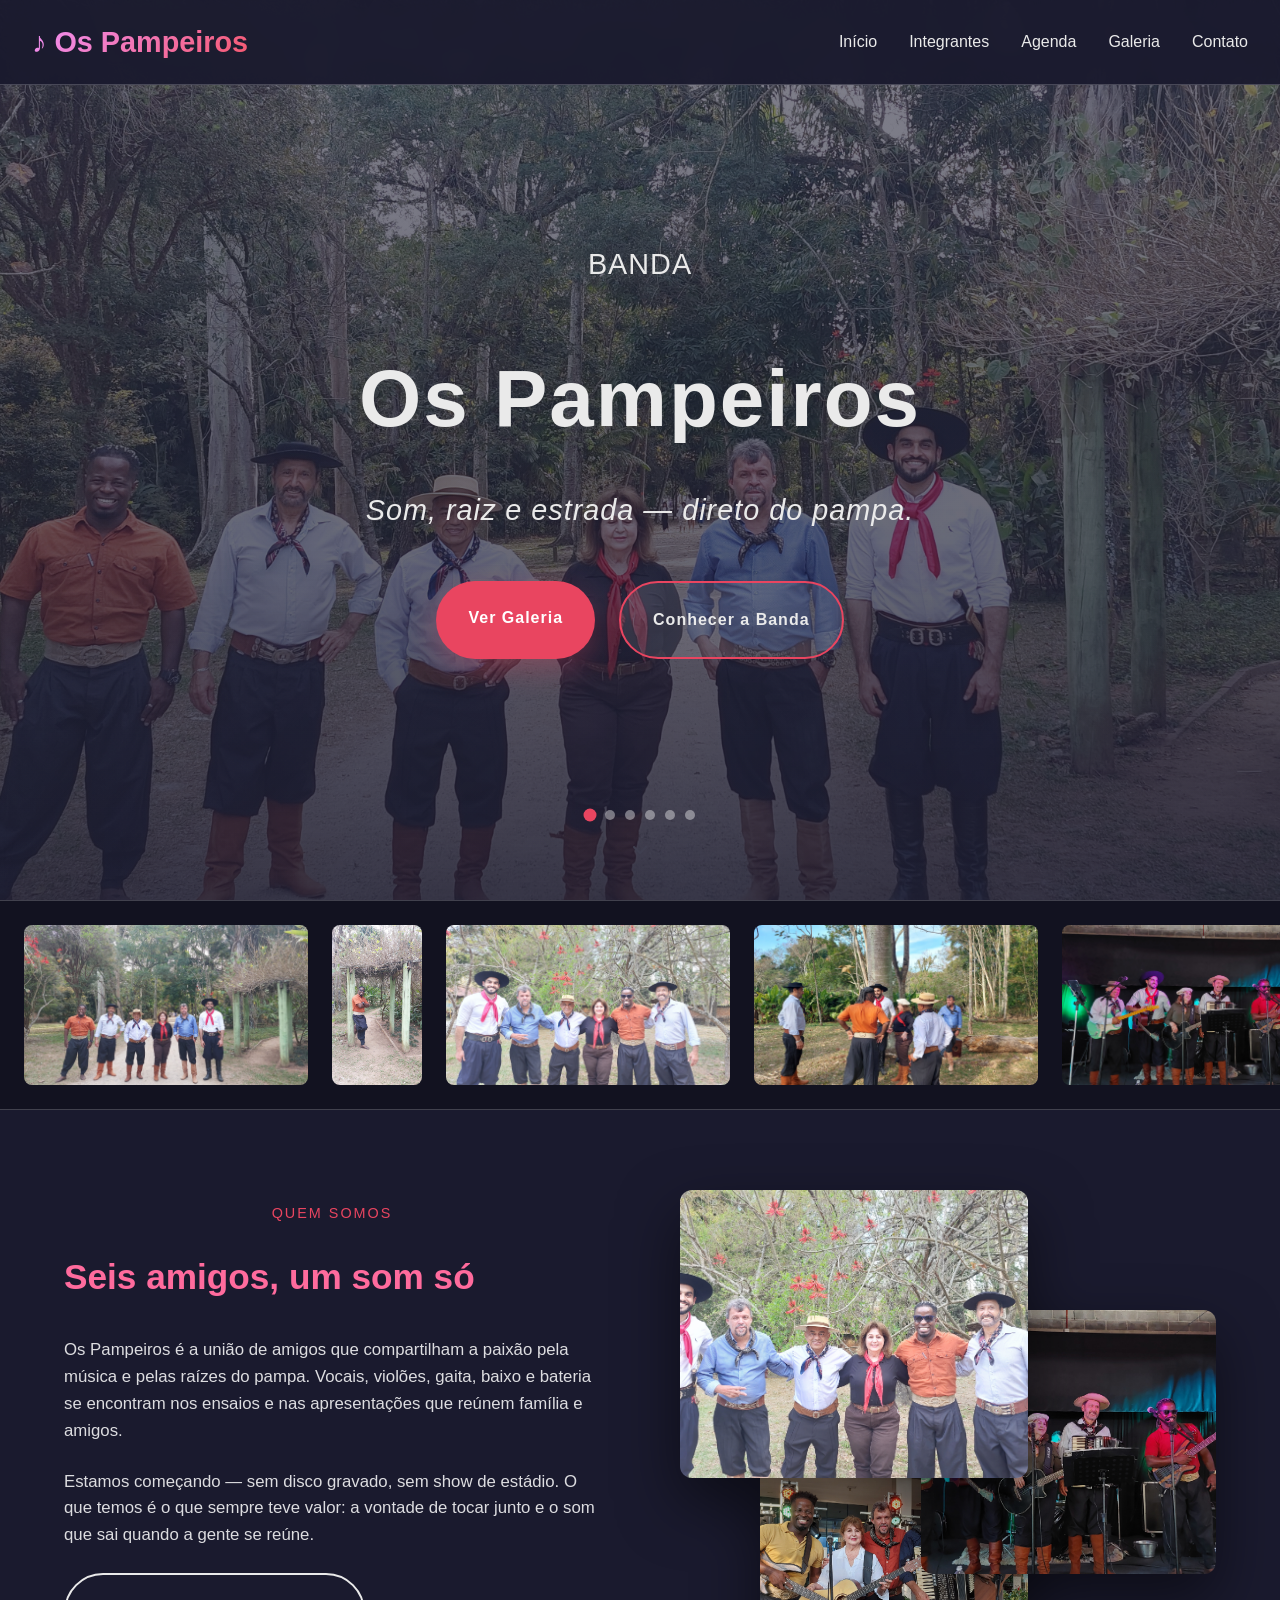
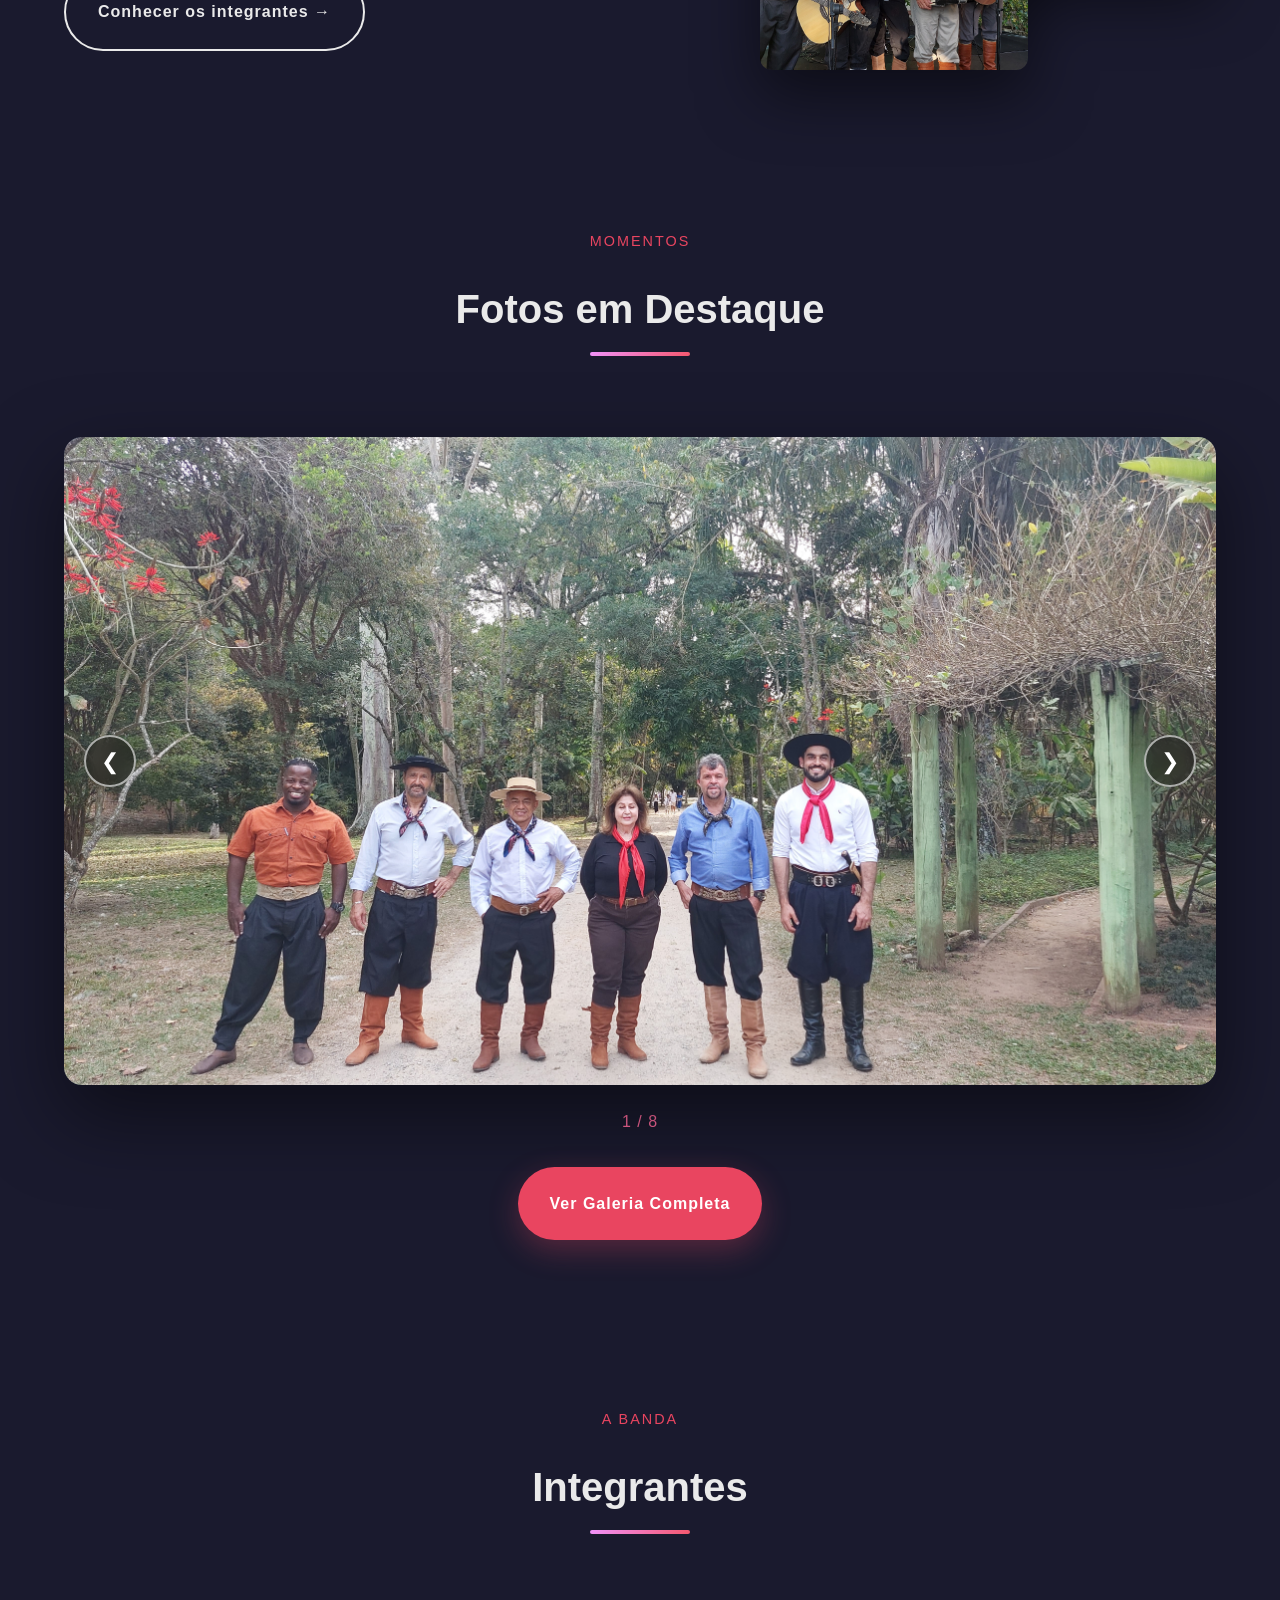
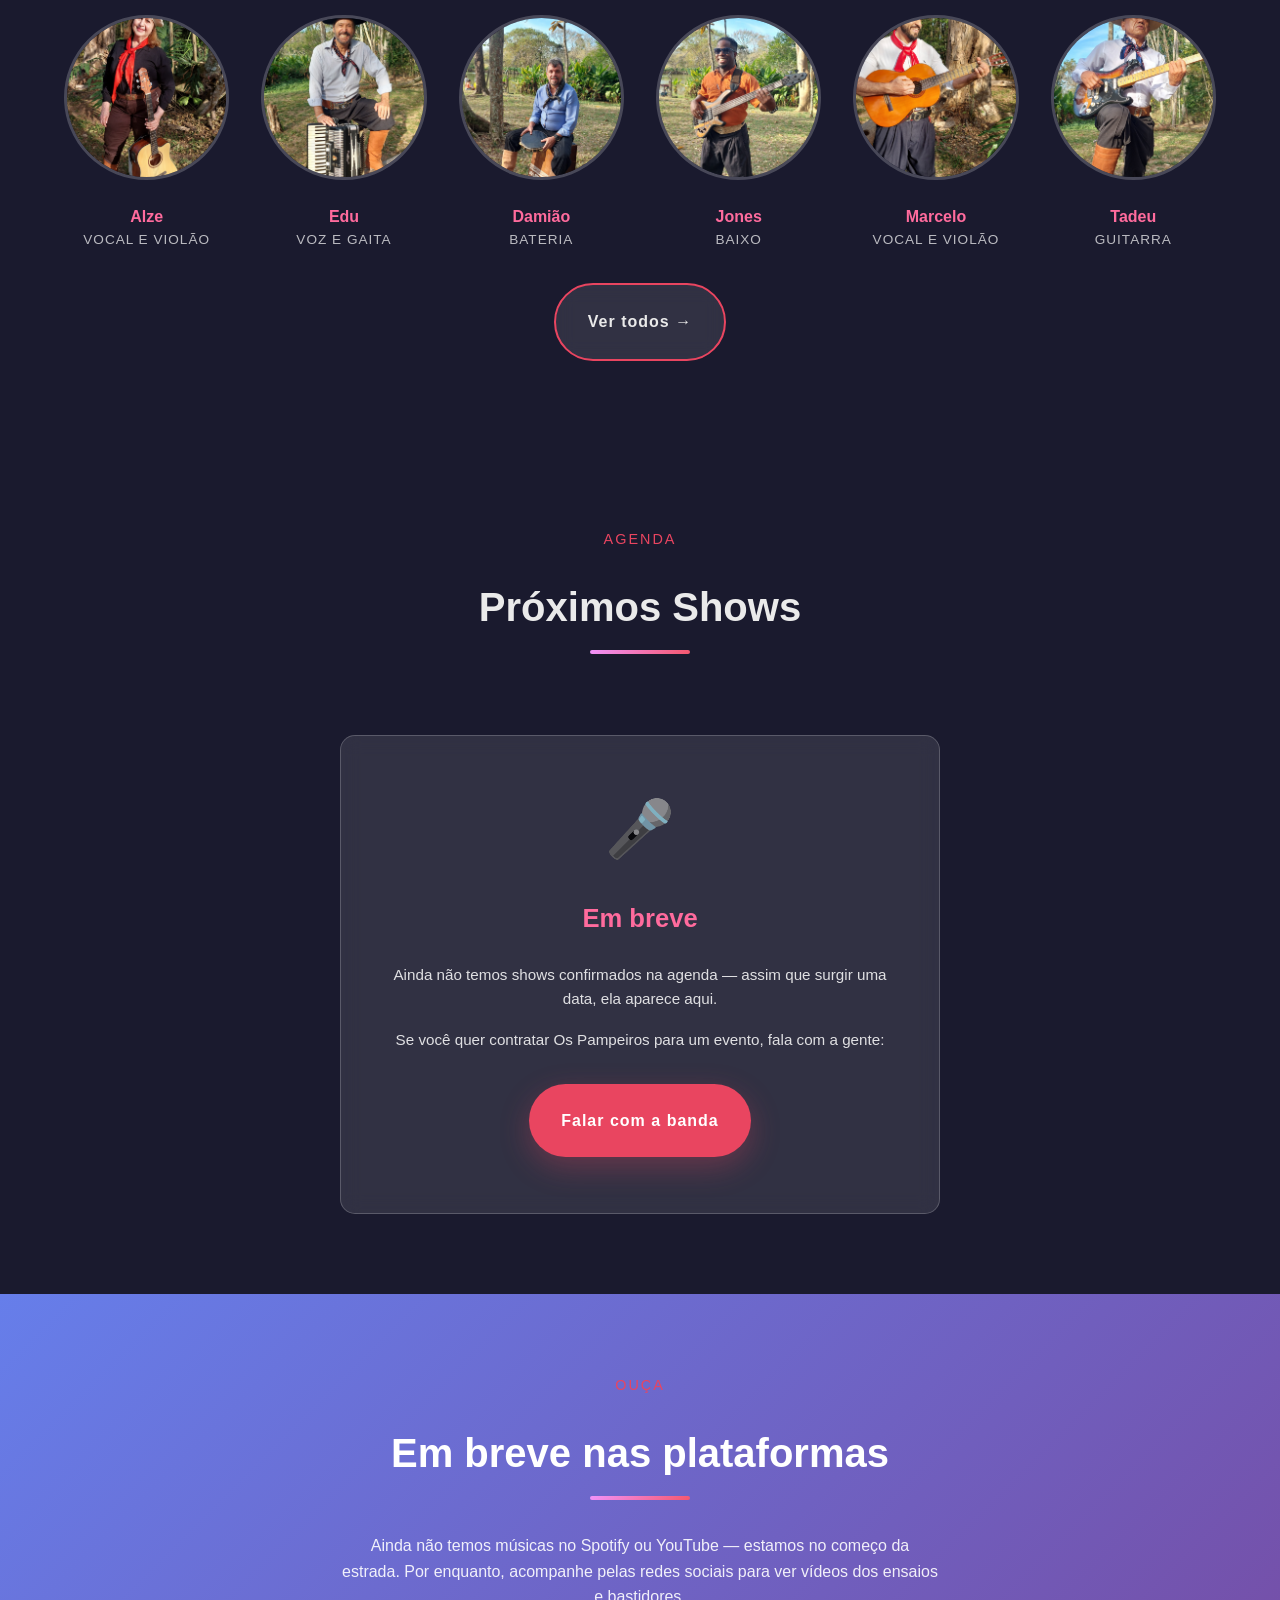
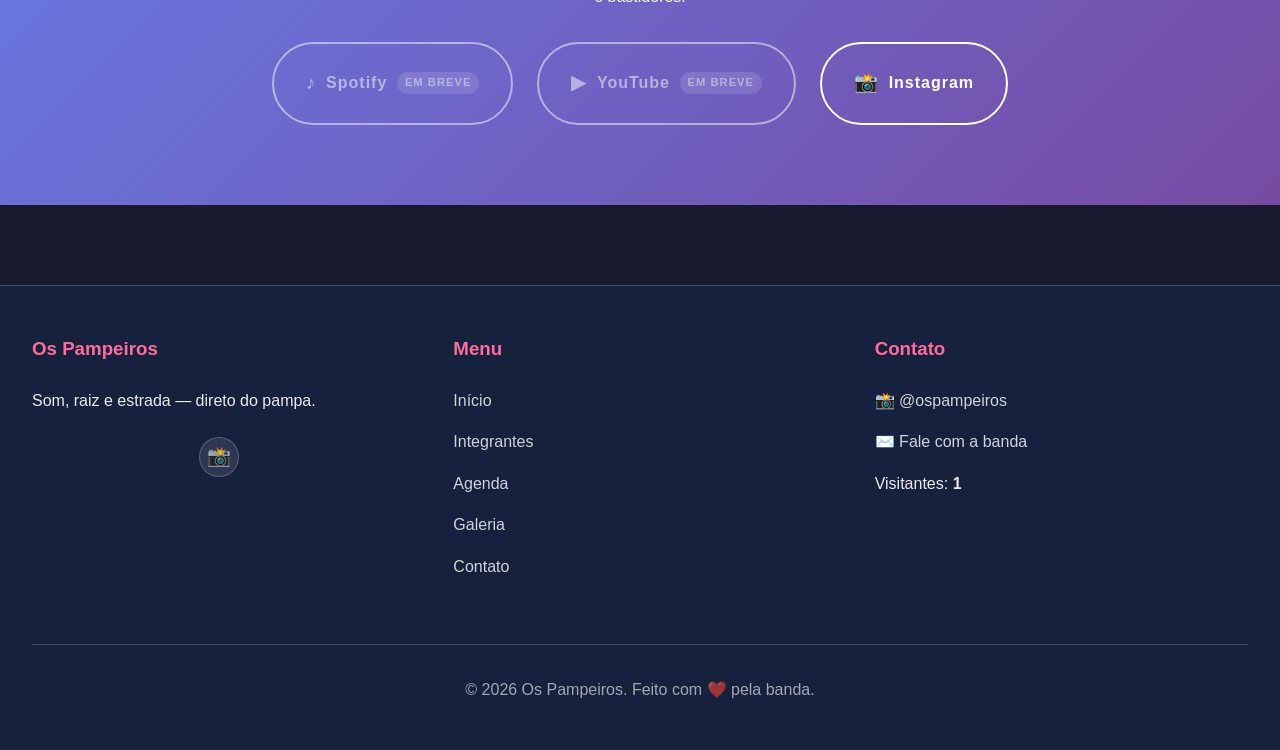
<file: index.html>
<!DOCTYPE html>
<html lang="pt-BR">
<head>
  <meta charset="UTF-8">
  <meta name="viewport" content="width=device-width, initial-scale=1.0">
  <title>Os Pampeiros</title>
  <meta name="description" content="Site oficial da banda Os Pampeiros. Conheça os integrantes, veja fotos e acompanhe as novidades.">
  <meta name="keywords" content="Os Pampeiros, banda, música, gauchesco, pampa, vocal, gaita, violão">
  <meta name="theme-color" content="#1a1a2e">

  <link rel="stylesheet" href="css/style.css">
  <link rel="icon" type="image/x-icon" href="data:image/svg+xml,<svg xmlns='http://www.w3.org/2000/svg' viewBox='0 0 100 100'><text y='75' font-size='75'>🎵</text></svg>">
</head>
<body>
  <!-- HEADER -->
  <header>
    <div class="header-container">
      <a href="index.html" class="logo">♪ Os Pampeiros</a>
      <button class="menu-toggle" aria-label="Abrir menu">
        <span></span>
        <span></span>
        <span></span>
      </button>
      <nav>
        <a href="index.html">Início</a>
        <a href="integrantes.html">Integrantes</a>
        <a href="agenda.html">Agenda</a>
        <a href="galeria.html">Galeria</a>
        <a href="contato.html">Contato</a>
      </nav>
    </div>
  </header>

  <!-- HERO COM SLIDESHOW -->
  <section class="hero hero-slideshow" id="hero">
    <div class="hero-slides" id="hero-slides"><!-- slides injetados via JS --></div>
    <div class="hero-overlay"></div>

    <div class="hero-content">
      <p class="hero-eyebrow">Banda</p>
      <h1>Os Pampeiros</h1>
      <p class="hero-tagline">Som, raiz e estrada — direto do pampa.</p>
      <div class="hero-buttons">
        <a href="galeria.html" class="btn btn-primary">Ver Galeria</a>
        <a href="integrantes.html" class="btn btn-secondary">Conhecer a Banda</a>
      </div>
    </div>

    <div class="hero-dots" id="hero-dots"></div>

    <div class="scroll-indicator" aria-hidden="true">
      <svg viewBox="0 0 24 24" stroke-width="2" stroke-linecap="round" stroke-linejoin="round">
        <polyline points="6 9 12 15 18 9"></polyline>
      </svg>
    </div>
  </section>

  <!-- MARQUEE / FAIXA DE FOTOS ROLANDO -->
  <section class="marquee-section">
    <div class="marquee" id="marquee"><!-- preenchido via JS --></div>
  </section>

  <!-- SOBRE A BANDA -->
  <section class="about-section">
    <div class="container about-grid">
      <div class="about-text">
        <div class="section-subtitle">Quem somos</div>
        <h2 class="section-title-left">Seis amigos, um som só</h2>
        <p>
          Os Pampeiros é a união de amigos que compartilham a paixão pela música
          e pelas raízes do pampa. Vocais, violões, gaita, baixo e bateria se
          encontram nos ensaios e nas apresentações que reúnem família e amigos.
        </p>
        <p>
          Estamos começando — sem disco gravado, sem show de estádio. O que temos
          é o que sempre teve valor: a vontade de tocar junto e o som que sai
          quando a gente se reúne.
        </p>
        <a href="integrantes.html" class="btn btn-ghost">Conhecer os integrantes →</a>
      </div>

      <div class="about-photo-stack">
        <img loading="lazy" src="imagens/banda/20250824_160049.jpg" alt="Os Pampeiros tocando" class="stack-photo stack-photo-1">
        <img loading="lazy" src="imagens/banda/20250713_141623.jpg" alt="Os Pampeiros em apresentação" class="stack-photo stack-photo-2">
        <img loading="lazy" src="imagens/banda/20250426_163606.jpg" alt="Bastidor de ensaio" class="stack-photo stack-photo-3">
      </div>
    </div>
  </section>

  <!-- CARROSSEL DE FOTOS DESTACADAS -->
  <section class="featured-carousel-section">
    <div class="container">
      <div class="section-subtitle">Momentos</div>
      <h2 class="section-title">Fotos em Destaque</h2>

      <div class="featured-carousel" id="featured-carousel">
        <button class="carousel-btn carousel-prev" aria-label="Foto anterior">❮</button>
        <div class="carousel-track" id="carousel-track"><!-- slides via JS --></div>
        <button class="carousel-btn carousel-next" aria-label="Próxima foto">❯</button>
      </div>

      <div class="carousel-counter">
        <span id="carousel-current">1</span> / <span id="carousel-total">1</span>
      </div>

      <div style="text-align: center; margin-top: 2rem;">
        <a href="galeria.html" class="btn btn-primary">Ver Galeria Completa</a>
      </div>
    </div>
  </section>

  <!-- INTEGRANTES PREVIEW -->
  <section class="members-preview-section">
    <div class="container">
      <div class="section-subtitle">A banda</div>
      <h2 class="section-title">Integrantes</h2>

      <div class="members-strip" id="members-strip"><!-- preenchido via JS --></div>

      <div style="text-align: center; margin-top: 2rem;">
        <a href="integrantes.html" class="btn btn-secondary">Ver todos →</a>
      </div>
    </div>
  </section>

  <!-- PRÓXIMOS SHOWS - EM BREVE -->
  <section class="upcoming-shows">
    <div class="container">
      <div class="section-subtitle">Agenda</div>
      <h2 class="section-title">Próximos Shows</h2>

      <div class="empty-state card">
        <div class="empty-state-icon">🎤</div>
        <h3>Em breve</h3>
        <p>Ainda não temos shows confirmados na agenda — assim que surgir uma data, ela aparece aqui.</p>
        <p>Se você quer contratar Os Pampeiros para um evento, fala com a gente:</p>
        <a href="contato.html" class="btn btn-primary" style="margin-top: 1rem;">Falar com a banda</a>
      </div>
    </div>
  </section>

  <!-- STREAMING - EM BREVE -->
  <section class="streaming-section">
    <div class="container">
      <div class="section-subtitle">Ouça</div>
      <h2 class="section-title" style="color: white;">Em breve nas plataformas</h2>
      <p style="text-align: center; color: rgba(255, 255, 255, 0.9); max-width: 600px; margin: 0 auto 2rem;">
        Ainda não temos músicas no Spotify ou YouTube — estamos no começo da estrada.
        Por enquanto, acompanhe pelas redes sociais para ver vídeos dos ensaios e bastidores.
      </p>

      <div class="streaming-buttons">
        <a href="#" class="btn btn-ghost streaming-btn streaming-btn-disabled" aria-disabled="true" title="Em breve">
          <span class="streaming-icon">♪</span> Spotify <span class="streaming-tag">em breve</span>
        </a>
        <a href="#" class="btn btn-ghost streaming-btn streaming-btn-disabled" aria-disabled="true" title="Em breve">
          <span class="streaming-icon">▶</span> YouTube <span class="streaming-tag">em breve</span>
        </a>
        <a href="https://instagram.com/ospampeiros" target="_blank" rel="noopener" class="btn btn-ghost streaming-btn">
          <span class="streaming-icon">📸</span> Instagram
        </a>
      </div>
    </div>
  </section>

  <!-- RODAPÉ -->
  <footer>
    <div class="footer-content">
      <div class="footer-section">
        <h3>Os Pampeiros</h3>
        <p>Som, raiz e estrada — direto do pampa.</p>
        <div class="social-links" style="margin-top: 1.5rem;">
          <a href="https://instagram.com/ospampeiros" target="_blank" rel="noopener" title="Instagram">📸</a>
        </div>
      </div>

      <div class="footer-section">
        <h3>Menu</h3>
        <ul>
          <li><a href="index.html">Início</a></li>
          <li><a href="integrantes.html">Integrantes</a></li>
          <li><a href="agenda.html">Agenda</a></li>
          <li><a href="galeria.html">Galeria</a></li>
          <li><a href="contato.html">Contato</a></li>
        </ul>
      </div>

      <div class="footer-section">
        <h3>Contato</h3>
        <ul>
          <li>📸 <a href="https://instagram.com/ospampeiros" target="_blank" rel="noopener">@ospampeiros</a></li>
          <li>✉️ <a href="contato.html">Fale com a banda</a></li>
          <li style="margin-top: 1rem;">Visitantes: <strong id="visitor-count" class="visitor-count">1</strong></li>
        </ul>
      </div>
    </div>

    <div class="footer-bottom">
      <p>&copy; 2026 Os Pampeiros. Feito com ❤️ pela banda.</p>
    </div>
  </footer>

  <button class="scroll-top" aria-label="Voltar ao topo">↑</button>

  <script src="js/integrantes-data.js"></script>
  <script src="js/script.js"></script>
</body>
</html>
</file>
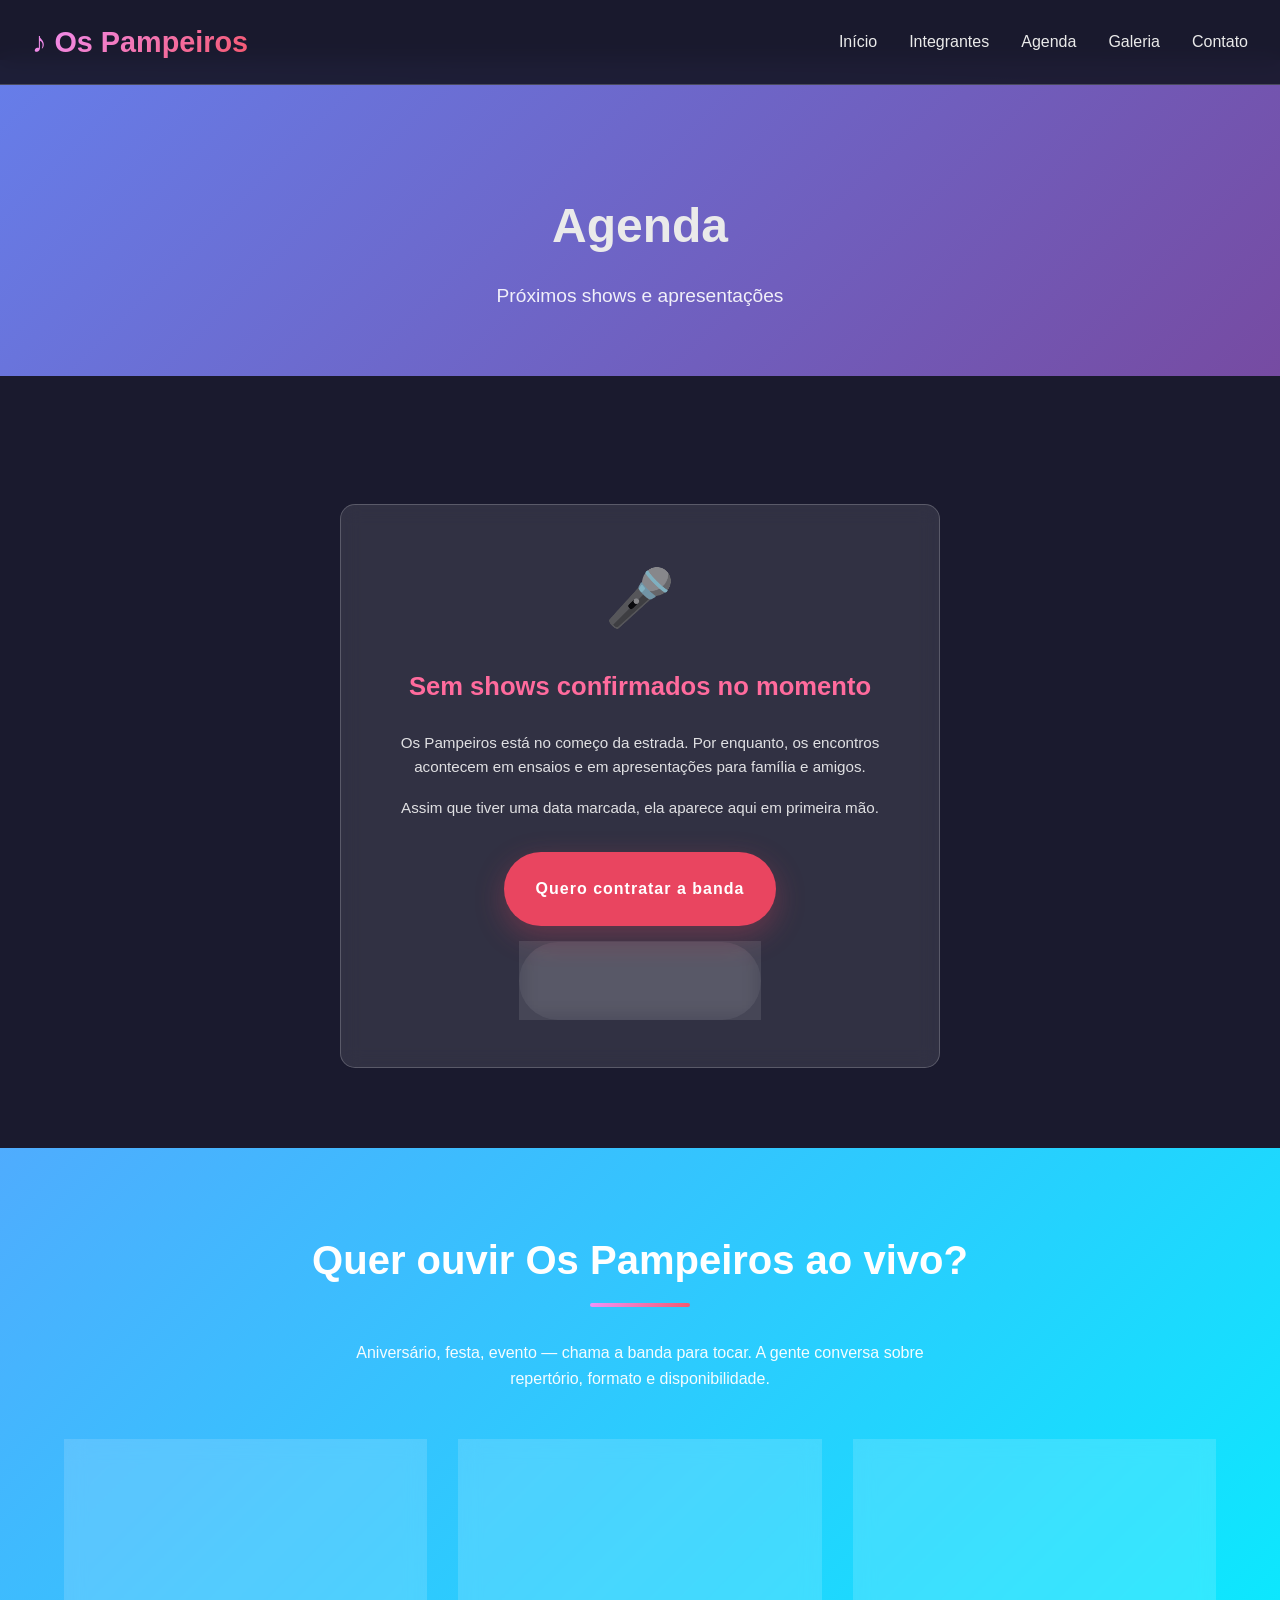
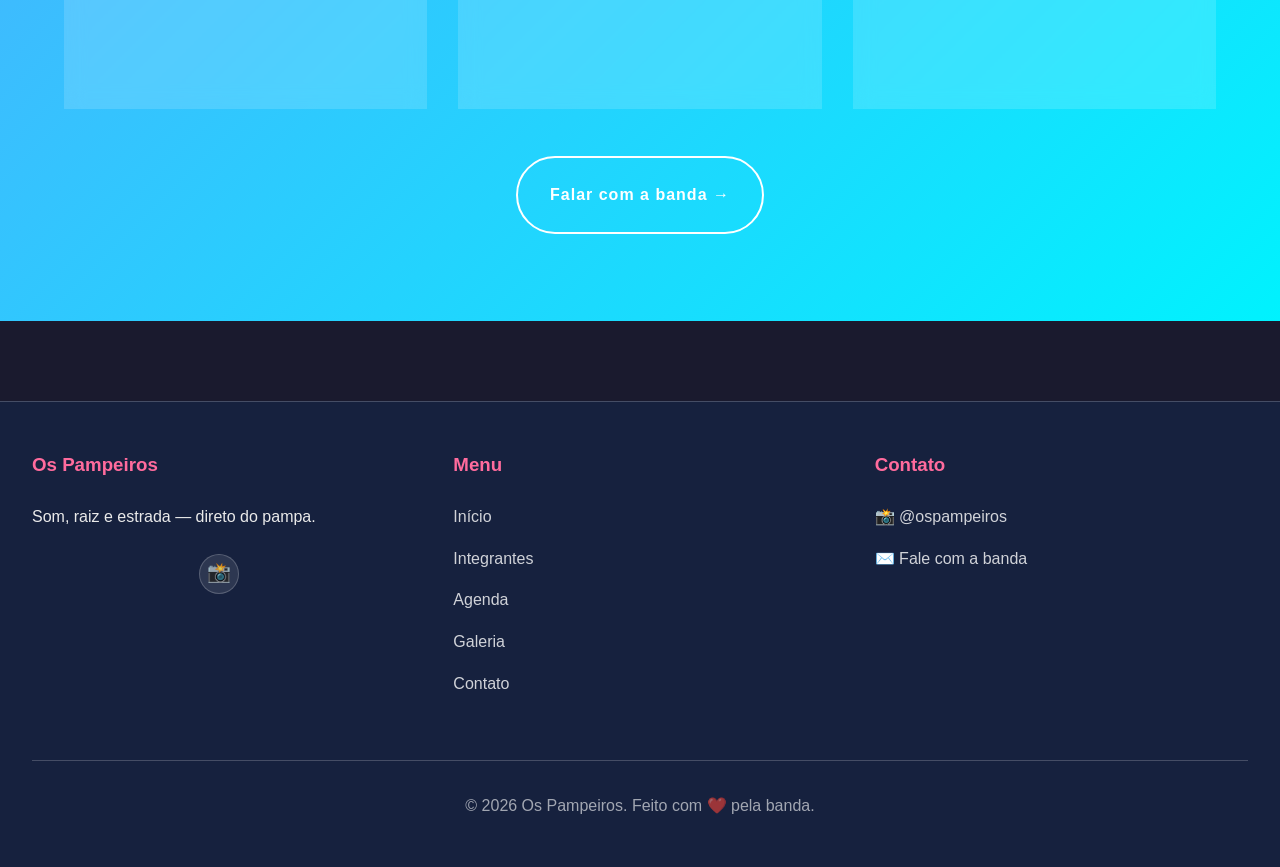
<file: agenda.html>
<!DOCTYPE html>
<html lang="pt-BR">
<head>
  <meta charset="UTF-8">
  <meta name="viewport" content="width=device-width, initial-scale=1.0">
  <title>Agenda - Os Pampeiros</title>
  <meta name="description" content="Agenda de shows e apresentações de Os Pampeiros. Quer contratar a banda? Entre em contato.">

  <link rel="stylesheet" href="css/style.css">
  <link rel="icon" type="image/x-icon" href="data:image/svg+xml,<svg xmlns='http://www.w3.org/2000/svg' viewBox='0 0 100 100'><text y='75' font-size='75'>🎵</text></svg>">
</head>
<body>
  <!-- HEADER -->
  <header>
    <div class="header-container">
      <a href="index.html" class="logo">♪ Os Pampeiros</a>
      <button class="menu-toggle" aria-label="Abrir menu">
        <span></span>
        <span></span>
        <span></span>
      </button>
      <nav>
        <a href="index.html">Início</a>
        <a href="integrantes.html">Integrantes</a>
        <a href="agenda.html">Agenda</a>
        <a href="galeria.html">Galeria</a>
        <a href="contato.html">Contato</a>
      </nav>
    </div>
  </header>

  <!-- HERO AGENDA -->
  <section style="background: linear-gradient(135deg, #667eea 0%, #764ba2 100%); padding: 8rem 2rem 4rem; text-align: center; margin-top: 60px; max-width: 100%; margin-left: 0; margin-right: 0;">
    <div class="container">
      <h1 style="font-size: 3rem; margin-bottom: 1rem;">Agenda</h1>
      <p style="font-size: 1.2rem; color: rgba(255, 255, 255, 0.9);">Próximos shows e apresentações</p>
    </div>
  </section>

  <!-- LISTA DE SHOWS - EM BREVE -->
  <section style="padding: 5rem 2rem;">
    <div class="container">
      <div class="empty-state card fade-in">
        <div class="empty-state-icon">🎤</div>
        <h3>Sem shows confirmados no momento</h3>
        <p>
          Os Pampeiros está no começo da estrada. Por enquanto, os encontros
          acontecem em ensaios e em apresentações para família e amigos.
        </p>
        <p>
          Assim que tiver uma data marcada, ela aparece aqui em primeira mão.
        </p>
        <div style="margin-top: 2rem; display: flex; gap: 1rem; justify-content: center; flex-wrap: wrap;">
          <a href="contato.html" class="btn btn-primary">Quero contratar a banda</a>
          <a href="https://instagram.com/ospampeiros" target="_blank" rel="noopener" class="btn btn-secondary">Seguir no Instagram</a>
        </div>
      </div>
    </div>
  </section>

  <!-- COMO CONTRATAR -->
  <section style="background: linear-gradient(135deg, #4facfe 0%, #00f2fe 100%); padding: 5rem 2rem; max-width: 100%; margin: 0;">
    <div class="container">
      <h2 class="section-title" style="color: white;">Quer ouvir Os Pampeiros ao vivo?</h2>
      <p style="text-align: center; color: rgba(255, 255, 255, 0.95); max-width: 600px; margin: 0 auto 3rem;">
        Aniversário, festa, evento — chama a banda para tocar.
        A gente conversa sobre repertório, formato e disponibilidade.
      </p>

      <div style="display: grid; grid-template-columns: repeat(auto-fit, minmax(250px, 1fr)); gap: 2rem;">
        <div style="background: rgba(255, 255, 255, 0.15); backdrop-filter: blur(10px); border-radius: 10px; padding: 2rem; text-align: center; border: 1px solid rgba(255, 255, 255, 0.25);">
          <div style="font-size: 2.5rem; margin-bottom: 1rem;">🎶</div>
          <h3 style="color: white; margin-bottom: 1rem;">Repertório</h3>
          <p style="color: rgba(255, 255, 255, 0.95);">Música gauchesca, raízes e clássicos populares — adaptamos para o seu evento.</p>
        </div>

        <div style="background: rgba(255, 255, 255, 0.15); backdrop-filter: blur(10px); border-radius: 10px; padding: 2rem; text-align: center; border: 1px solid rgba(255, 255, 255, 0.25);">
          <div style="font-size: 2.5rem; margin-bottom: 1rem;">📅</div>
          <h3 style="color: white; margin-bottom: 1rem;">Disponibilidade</h3>
          <p style="color: rgba(255, 255, 255, 0.95);">Sextas, sábados e domingos. Combine a data direto com a gente.</p>
        </div>

        <div style="background: rgba(255, 255, 255, 0.15); backdrop-filter: blur(10px); border-radius: 10px; padding: 2rem; text-align: center; border: 1px solid rgba(255, 255, 255, 0.25);">
          <div style="font-size: 2.5rem; margin-bottom: 1rem;">📍</div>
          <h3 style="color: white; margin-bottom: 1rem;">Local</h3>
          <p style="color: rgba(255, 255, 255, 0.95);">Atendemos a região. Outras cidades, conversamos caso a caso.</p>
        </div>
      </div>

      <div style="text-align: center; margin-top: 3rem;">
        <a href="contato.html" class="btn btn-ghost" style="color: white; border-color: white;">Falar com a banda →</a>
      </div>
    </div>
  </section>

  <!-- RODAPÉ -->
  <footer>
    <div class="footer-content">
      <div class="footer-section">
        <h3>Os Pampeiros</h3>
        <p>Som, raiz e estrada — direto do pampa.</p>
        <div class="social-links" style="margin-top: 1.5rem;">
          <a href="https://instagram.com/ospampeiros" target="_blank" rel="noopener" title="Instagram">📸</a>
        </div>
      </div>

      <div class="footer-section">
        <h3>Menu</h3>
        <ul>
          <li><a href="index.html">Início</a></li>
          <li><a href="integrantes.html">Integrantes</a></li>
          <li><a href="agenda.html">Agenda</a></li>
          <li><a href="galeria.html">Galeria</a></li>
          <li><a href="contato.html">Contato</a></li>
        </ul>
      </div>

      <div class="footer-section">
        <h3>Contato</h3>
        <ul>
          <li>📸 <a href="https://instagram.com/ospampeiros" target="_blank" rel="noopener">@ospampeiros</a></li>
          <li>✉️ <a href="contato.html">Fale com a banda</a></li>
        </ul>
      </div>
    </div>

    <div class="footer-bottom">
      <p>&copy; 2026 Os Pampeiros. Feito com ❤️ pela banda.</p>
    </div>
  </footer>

  <button class="scroll-top" aria-label="Voltar ao topo">↑</button>

  <script src="js/script.js"></script>
</body>
</html>
</file>
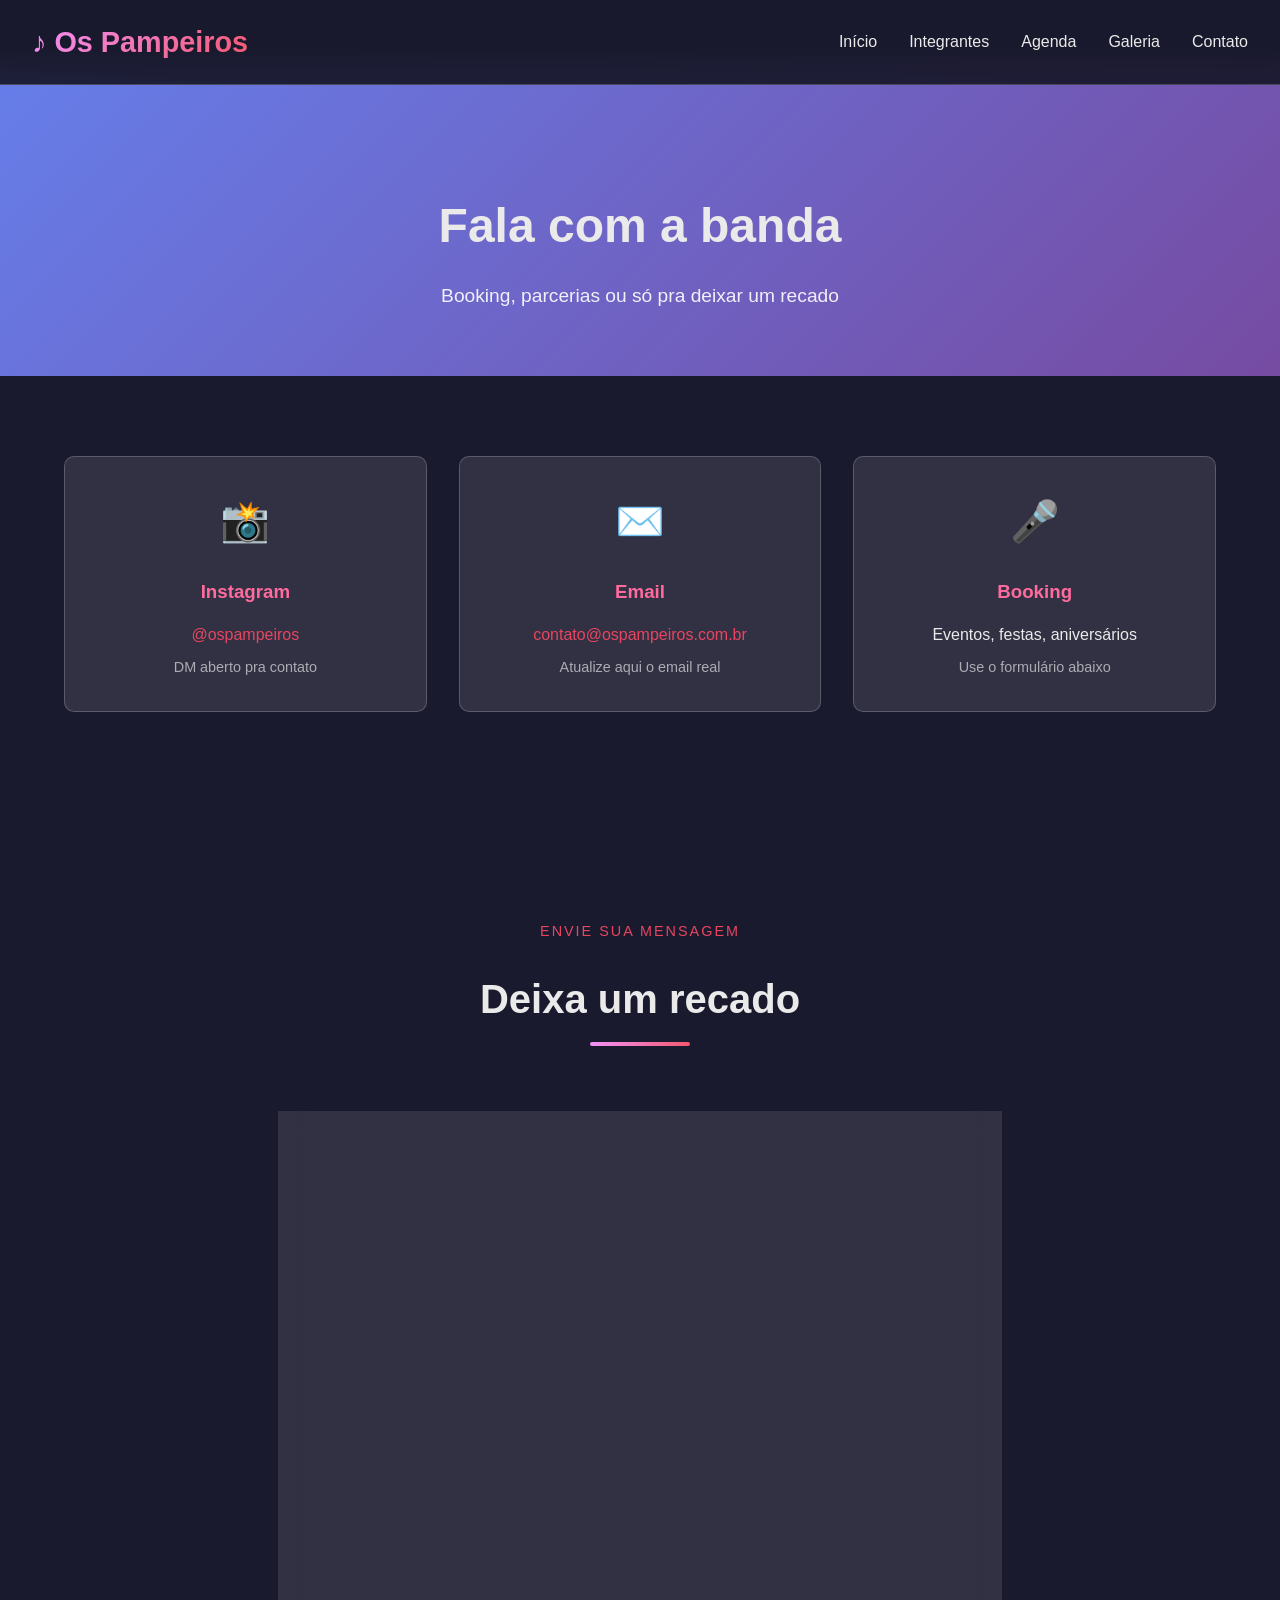
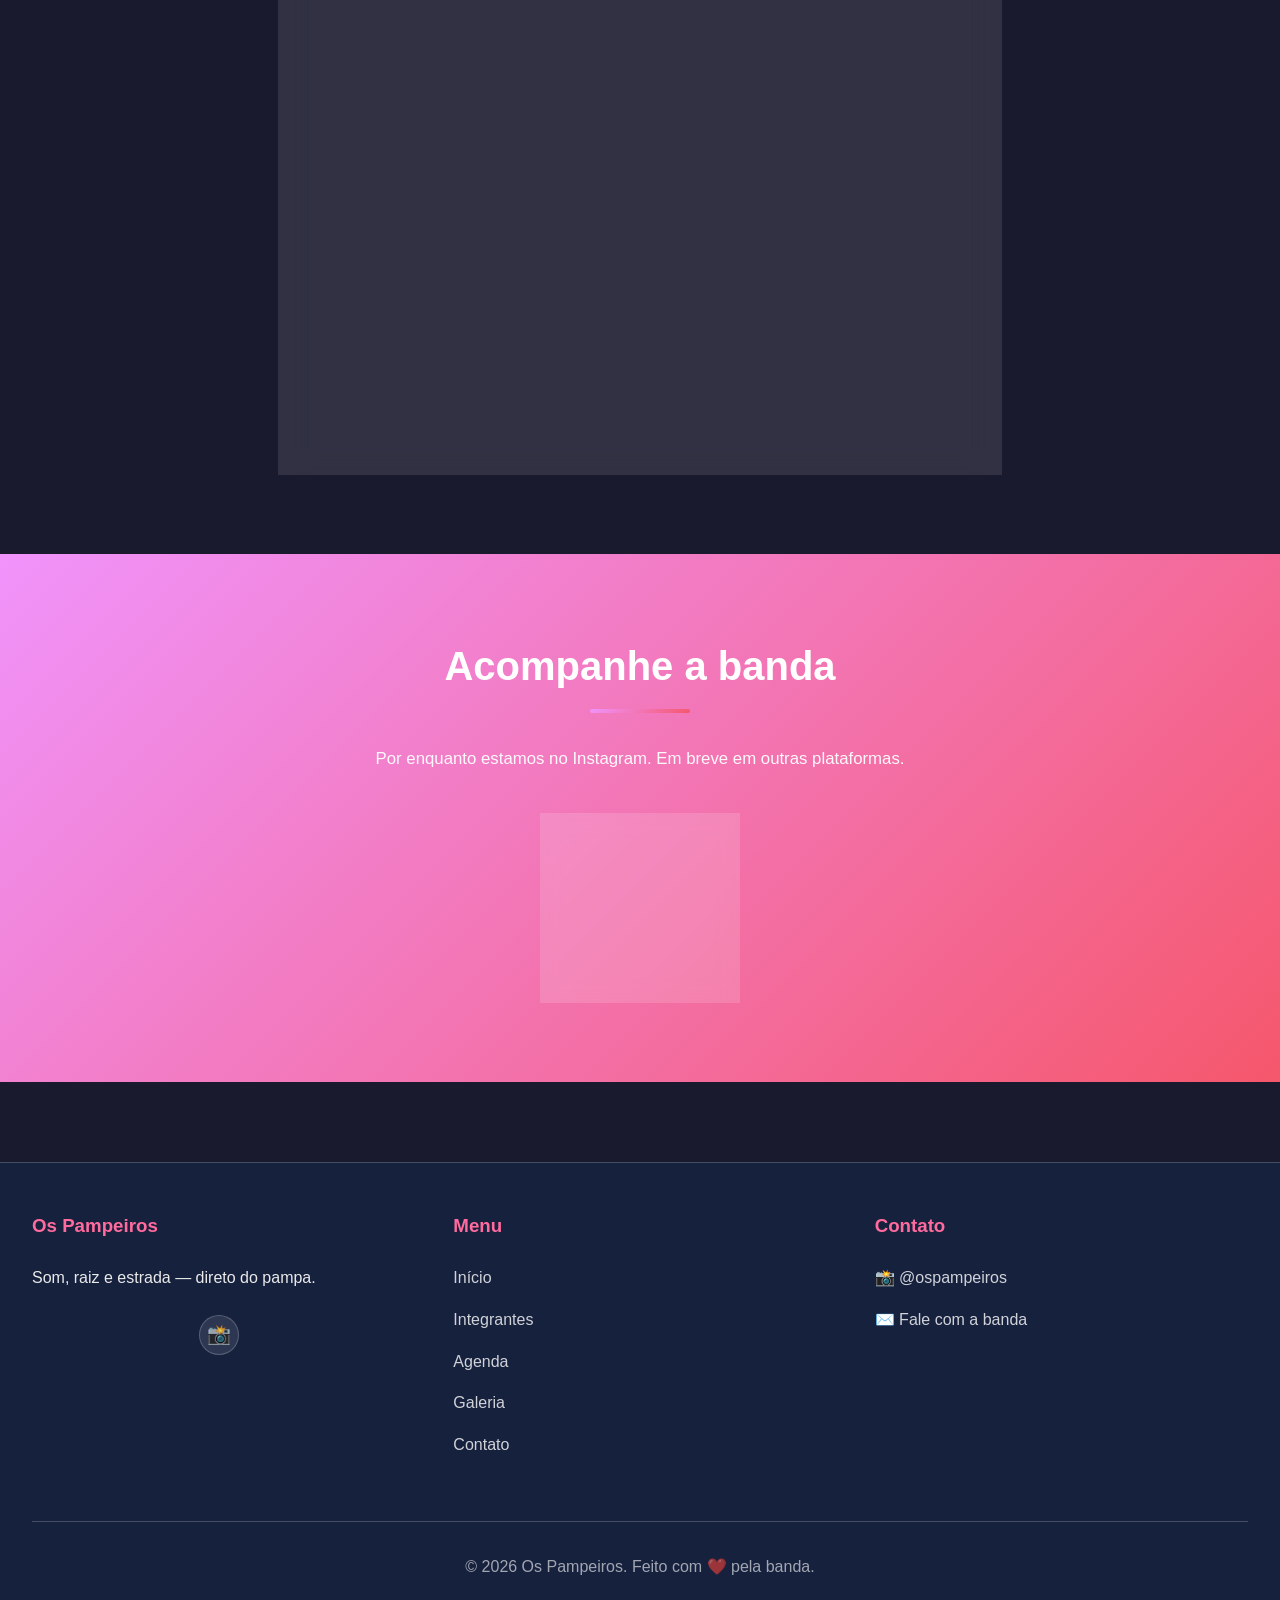
<file: contato.html>
<!DOCTYPE html>
<html lang="pt-BR">
<head>
  <meta charset="UTF-8">
  <meta name="viewport" content="width=device-width, initial-scale=1.0">
  <title>Contato - Os Pampeiros</title>
  <meta name="description" content="Entre em contato com Os Pampeiros. Booking, parcerias e mensagens dos fãs.">

  <link rel="stylesheet" href="css/style.css">
  <link rel="icon" type="image/x-icon" href="data:image/svg+xml,<svg xmlns='http://www.w3.org/2000/svg' viewBox='0 0 100 100'><text y='75' font-size='75'>🎵</text></svg>">
</head>
<body>
  <!-- HEADER -->
  <header>
    <div class="header-container">
      <a href="index.html" class="logo">♪ Os Pampeiros</a>
      <button class="menu-toggle" aria-label="Abrir menu">
        <span></span>
        <span></span>
        <span></span>
      </button>
      <nav>
        <a href="index.html">Início</a>
        <a href="integrantes.html">Integrantes</a>
        <a href="agenda.html">Agenda</a>
        <a href="galeria.html">Galeria</a>
        <a href="contato.html">Contato</a>
      </nav>
    </div>
  </header>

  <!-- HERO -->
  <section style="background: linear-gradient(135deg, #667eea 0%, #764ba2 100%); padding: 8rem 2rem 4rem; text-align: center; margin-top: 60px; max-width: 100%; margin-left: 0; margin-right: 0;">
    <div class="container">
      <h1 style="font-size: 3rem; margin-bottom: 1rem;">Fala com a banda</h1>
      <p style="font-size: 1.2rem; color: rgba(255, 255, 255, 0.9);">Booking, parcerias ou só pra deixar um recado</p>
    </div>
  </section>

  <!-- INFORMAÇÕES DE CONTATO -->
  <section style="padding: 5rem 2rem;">
    <div class="container">
      <div class="contact-info">
        <div class="contact-item fade-in">
          <div class="contact-item-icon">📸</div>
          <h3>Instagram</h3>
          <a href="https://instagram.com/ospampeiros" target="_blank" rel="noopener">@ospampeiros</a>
          <p style="color: rgba(255, 255, 255, 0.6); font-size: 0.9rem; margin-top: 0.5rem;">DM aberto pra contato</p>
        </div>

        <div class="contact-item fade-in">
          <div class="contact-item-icon">✉️</div>
          <h3>Email</h3>
          <a href="mailto:contato@ospampeiros.com.br">contato@ospampeiros.com.br</a>
          <p style="color: rgba(255, 255, 255, 0.6); font-size: 0.9rem; margin-top: 0.5rem;">Atualize aqui o email real</p>
        </div>

        <div class="contact-item fade-in">
          <div class="contact-item-icon">🎤</div>
          <h3>Booking</h3>
          <p>Eventos, festas, aniversários</p>
          <p style="color: rgba(255, 255, 255, 0.6); font-size: 0.9rem; margin-top: 0.5rem;">Use o formulário abaixo</p>
        </div>
      </div>
    </div>
  </section>

  <!-- FORMULÁRIO -->
  <section style="background: linear-gradient(180deg, rgba(26, 26, 46, 0.5), rgba(26, 26, 46, 0.8)); padding: 5rem 2rem; max-width: 100%; margin: 0;">
    <div class="container">
      <div style="max-width: 700px; margin: 0 auto;">
        <div class="section-subtitle">Envie sua mensagem</div>
        <h2 class="section-title">Deixa um recado</h2>

        <form class="contact-form card fade-in" style="margin-top: 2rem;">
          <div class="form-group">
            <label for="name">Nome *</label>
            <input type="text" id="name" name="name" placeholder="Seu nome" required>
          </div>

          <div class="form-group">
            <label for="email">Email *</label>
            <input type="email" id="email" name="email" placeholder="seu.email@exemplo.com" required>
          </div>

          <div class="form-group">
            <label for="phone">Telefone / WhatsApp</label>
            <input type="tel" id="phone" name="phone" placeholder="(00) 0 0000-0000">
          </div>

          <div class="form-group">
            <label for="category">Assunto</label>
            <select id="category" name="category" style="width: 100%; padding: 1rem; background: var(--glass-bg); border: 1px solid var(--glass-border); border-radius: 8px; color: var(--text-light); font-family: var(--font-primary);">
              <option value="" style="background: var(--primary);">Selecione</option>
              <option value="booking" style="background: var(--primary);">Quero contratar a banda</option>
              <option value="parceria" style="background: var(--primary);">Parceria</option>
              <option value="recado" style="background: var(--primary);">Só um recado</option>
              <option value="outro" style="background: var(--primary);">Outro</option>
            </select>
          </div>

          <div class="form-group">
            <label for="message">Mensagem *</label>
            <textarea id="message" name="message" placeholder="Conta pra gente o que precisa..." required minlength="10"></textarea>
          </div>

          <button type="submit" class="btn btn-primary" style="width: 100%;">Enviar mensagem</button>

          <p style="text-align: center; color: rgba(255, 255, 255, 0.6); font-size: 0.85rem; margin-top: 1rem;">
            ⚠️ Este formulário ainda não está conectado a um servidor — atualmente
            ele só simula o envio. Para receber mensagens de verdade, conecte com
            um serviço como Formspree, Netlify Forms ou similar.
          </p>
        </form>
      </div>
    </div>
  </section>

  <!-- REDES SOCIAIS -->
  <section style="padding: 5rem 2rem; background: linear-gradient(135deg, #f093fb 0%, #f5576c 100%); text-align: center; max-width: 100%; margin: 0;">
    <div class="container">
      <h2 class="section-title" style="color: white;">Acompanhe a banda</h2>
      <p style="color: rgba(255, 255, 255, 0.95); font-size: 1.05rem; margin-bottom: 2.5rem;">
        Por enquanto estamos no Instagram. Em breve em outras plataformas.
      </p>

      <div style="display: flex; gap: 1.5rem; justify-content: center; flex-wrap: wrap;">
        <a href="https://instagram.com/ospampeiros" target="_blank" rel="noopener" style="background: rgba(255, 255, 255, 0.15); backdrop-filter: blur(10px); border-radius: 14px; padding: 1.8rem 2.2rem; text-decoration: none; border: 1px solid rgba(255, 255, 255, 0.25); color: white; min-width: 200px;">
          <div style="font-size: 2.5rem; margin-bottom: 0.5rem;">📸</div>
          <h3 style="margin-bottom: 0.3rem;">Instagram</h3>
          <p style="font-size: 0.9rem; opacity: 0.9;">@ospampeiros</p>
        </a>
      </div>
    </div>
  </section>

  <!-- RODAPÉ -->
  <footer>
    <div class="footer-content">
      <div class="footer-section">
        <h3>Os Pampeiros</h3>
        <p>Som, raiz e estrada — direto do pampa.</p>
        <div class="social-links" style="margin-top: 1.5rem;">
          <a href="https://instagram.com/ospampeiros" target="_blank" rel="noopener" title="Instagram">📸</a>
        </div>
      </div>

      <div class="footer-section">
        <h3>Menu</h3>
        <ul>
          <li><a href="index.html">Início</a></li>
          <li><a href="integrantes.html">Integrantes</a></li>
          <li><a href="agenda.html">Agenda</a></li>
          <li><a href="galeria.html">Galeria</a></li>
          <li><a href="contato.html">Contato</a></li>
        </ul>
      </div>

      <div class="footer-section">
        <h3>Contato</h3>
        <ul>
          <li>📸 <a href="https://instagram.com/ospampeiros" target="_blank" rel="noopener">@ospampeiros</a></li>
          <li>✉️ <a href="contato.html">Fale com a banda</a></li>
        </ul>
      </div>
    </div>

    <div class="footer-bottom">
      <p>&copy; 2026 Os Pampeiros. Feito com ❤️ pela banda.</p>
    </div>
  </footer>

  <button class="scroll-top" aria-label="Voltar ao topo">↑</button>

  <script src="js/script.js"></script>
</body>
</html>
</file>
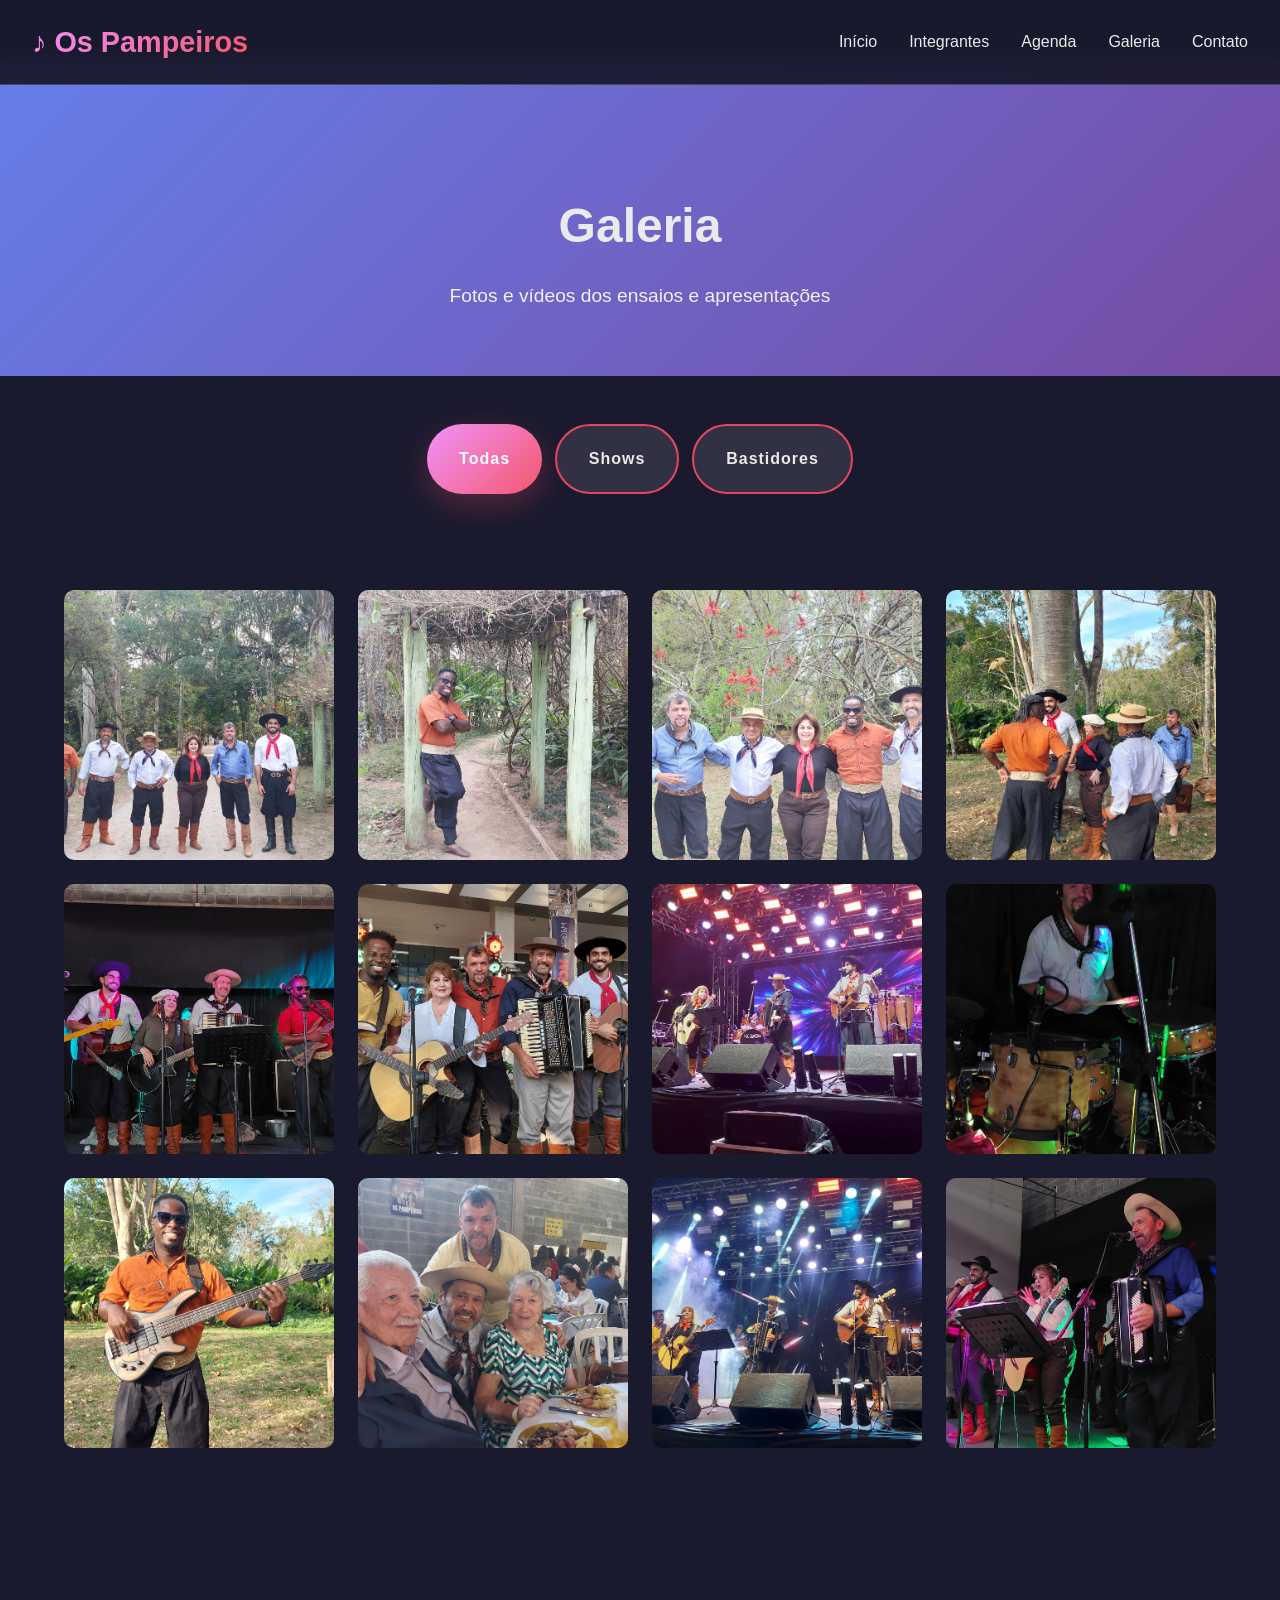
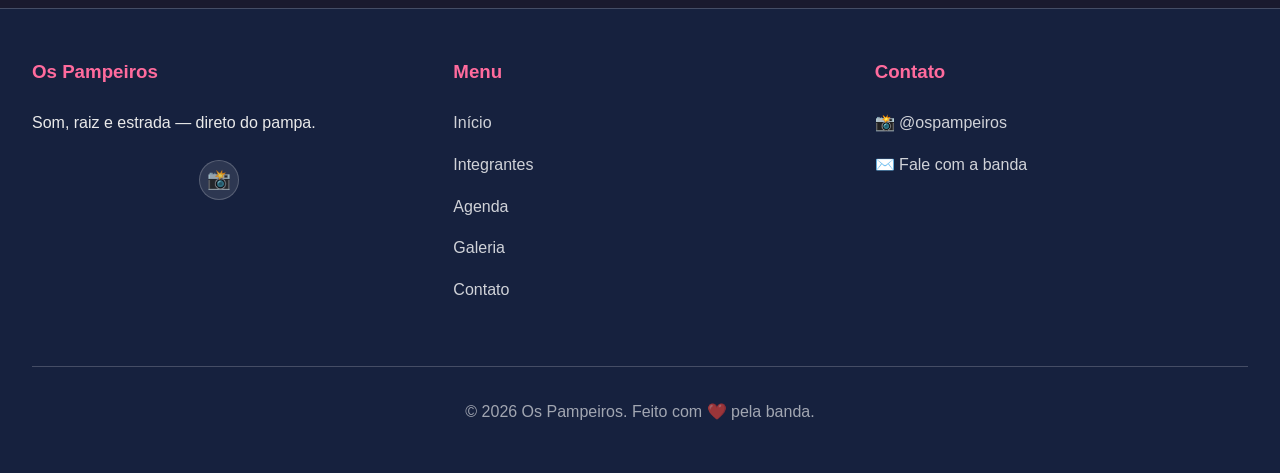
<file: galeria.html>
<!DOCTYPE html>
<html lang="pt-BR">
<head>
  <meta charset="UTF-8">
  <meta name="viewport" content="width=device-width, initial-scale=1.0">
  <title>Galeria - Os Pampeiros</title>
  <meta name="description" content="Galeria de fotos e vídeos de Os Pampeiros. Bastidores, ensaios e apresentações.">

  <link rel="stylesheet" href="css/style.css">
  <link rel="icon" type="image/x-icon" href="data:image/svg+xml,<svg xmlns='http://www.w3.org/2000/svg' viewBox='0 0 100 100'><text y='75' font-size='75'>🎵</text></svg>">
</head>
<body>
  <!-- HEADER -->
  <header>
    <div class="header-container">
      <a href="index.html" class="logo">♪ Os Pampeiros</a>
      <button class="menu-toggle" aria-label="Abrir menu">
        <span></span>
        <span></span>
        <span></span>
      </button>
      <nav>
        <a href="index.html">Início</a>
        <a href="integrantes.html">Integrantes</a>
        <a href="agenda.html">Agenda</a>
        <a href="galeria.html">Galeria</a>
        <a href="contato.html">Contato</a>
      </nav>
    </div>
  </header>

  <!-- HERO -->
  <section style="background: linear-gradient(135deg, #667eea 0%, #764ba2 100%); padding: 8rem 2rem 4rem; text-align: center; margin-top: 60px; max-width: 100%; margin-left: 0; margin-right: 0;">
    <div class="container">
      <h1 style="font-size: 3rem; margin-bottom: 1rem;">Galeria</h1>
      <p style="font-size: 1.2rem; color: rgba(255, 255, 255, 0.9);">Fotos e vídeos dos ensaios e apresentações</p>
    </div>
  </section>

  <!-- FILTROS -->
  <section style="padding: 3rem 2rem 1rem; text-align: center;">
    <div class="container">
      <div style="display: flex; gap: 0.8rem; justify-content: center; flex-wrap: wrap;">
        <button class="btn btn-primary filter-btn active-filter" data-filter="all">Todas</button>
        <button class="btn btn-secondary filter-btn" data-filter="shows">Shows</button>
        <button class="btn btn-secondary filter-btn" data-filter="bastidores">Bastidores</button>
        <!-- Vídeos: ativar quando tiver links do YouTube -->
        <!-- <button class="btn btn-secondary filter-btn" data-filter="videos">Vídeos</button> -->
      </div>
    </div>
  </section>

  <!-- GRID -->
  <section style="padding: 2rem 2rem 5rem;">
    <div class="container">
      <div class="gallery-grid" id="gallery-grid"><!-- gerado via JS --></div>
    </div>
  </section>

  <!-- RODAPÉ -->
  <footer>
    <div class="footer-content">
      <div class="footer-section">
        <h3>Os Pampeiros</h3>
        <p>Som, raiz e estrada — direto do pampa.</p>
        <div class="social-links" style="margin-top: 1.5rem;">
          <a href="https://instagram.com/ospampeiros" target="_blank" rel="noopener" title="Instagram">📸</a>
        </div>
      </div>

      <div class="footer-section">
        <h3>Menu</h3>
        <ul>
          <li><a href="index.html">Início</a></li>
          <li><a href="integrantes.html">Integrantes</a></li>
          <li><a href="agenda.html">Agenda</a></li>
          <li><a href="galeria.html">Galeria</a></li>
          <li><a href="contato.html">Contato</a></li>
        </ul>
      </div>

      <div class="footer-section">
        <h3>Contato</h3>
        <ul>
          <li>📸 <a href="https://instagram.com/ospampeiros" target="_blank" rel="noopener">@ospampeiros</a></li>
          <li>✉️ <a href="contato.html">Fale com a banda</a></li>
        </ul>
      </div>
    </div>

    <div class="footer-bottom">
      <p>&copy; 2026 Os Pampeiros. Feito com ❤️ pela banda.</p>
    </div>
  </footer>

  <button class="scroll-top" aria-label="Voltar ao topo">↑</button>

  <script>
    // Lista de mídia da galeria — edite para adicionar/remover.
    const galeriaShows = [
      "imagens/banda/20250824_155517.jpg",
      "imagens/banda/20250824_155912.jpg",
      "imagens/banda/20250824_160049.jpg",
      "imagens/banda/20250824_161352.jpg",
      "imagens/banda/20250713_141623.jpg",
      "imagens/banda/20250426_163606.jpg",
      "imagens/banda/20250329_204413.jpg",
      "imagens/banda/20250315_232401.jpg"
    ];

    const galeriaBastidores = [
      "imagens/20250824_161721.jpg",
      "imagens/20250713_124133.jpg",
      "imagens/20250329_205238.jpg",
      "imagens/20250315_232645.jpg"
    ];

    // Vídeos serão adicionados via YouTube futuramente
    // Exemplo: { tipo: "youtube", id: "ID_DO_VIDEO", titulo: "Nome do vídeo" }
    const galeriaVideos = [];

    document.addEventListener('DOMContentLoaded', function() {
      const grid = document.getElementById('gallery-grid');
      if (!grid) return;

      function makeImageItem(src, category) {
        const div = document.createElement('div');
        div.className = 'gallery-item fade-in';
        div.dataset.category = category;
        div.innerHTML = `<img loading="lazy" src="${src}" alt="Os Pampeiros - ${category}">`;
        return div;
      }

      function makeVideoItem(src) {
        const div = document.createElement('div');
        div.className = 'gallery-item fade-in';
        div.dataset.category = 'videos';
        div.innerHTML = `
          <video preload="metadata" muted playsinline>
            <source src="${src}" type="video/mp4">
          </video>
          <div style="position:absolute;inset:0;display:flex;align-items:center;justify-content:center;background:rgba(0,0,0,0.35);font-size:3rem;color:white;pointer-events:none;">▶</div>
        `;
        div.style.position = 'relative';
        return div;
      }

      // Intercala shows + bastidores + vídeos para uma visualização variada
      galeriaShows.forEach(src => grid.appendChild(makeImageItem(src, 'shows')));
      galeriaBastidores.forEach(src => grid.appendChild(makeImageItem(src, 'bastidores')));
      galeriaVideos.forEach(src => grid.appendChild(makeVideoItem(src)));

      // Filtros
      const buttons = document.querySelectorAll('.filter-btn');
      buttons.forEach(btn => {
        btn.addEventListener('click', function() {
          const filter = this.dataset.filter;
          buttons.forEach(b => {
            b.classList.remove('active-filter');
            b.classList.remove('btn-primary');
            b.classList.add('btn-secondary');
          });
          this.classList.add('active-filter');
          this.classList.add('btn-primary');
          this.classList.remove('btn-secondary');

          document.querySelectorAll('.gallery-item').forEach(item => {
            const show = filter === 'all' || item.dataset.category === filter;
            item.style.display = show ? '' : 'none';
          });
        });
      });
    });
  </script>
  <style>
    .active-filter {
      background: linear-gradient(135deg, #f093fb 0%, #f5576c 100%) !important;
      border-color: transparent !important;
    }
    .gallery-item {
      position: relative;
    }
  </style>

  <script src="js/integrantes-data.js"></script>
  <script src="js/script.js"></script>
</body>
</html>
</file>
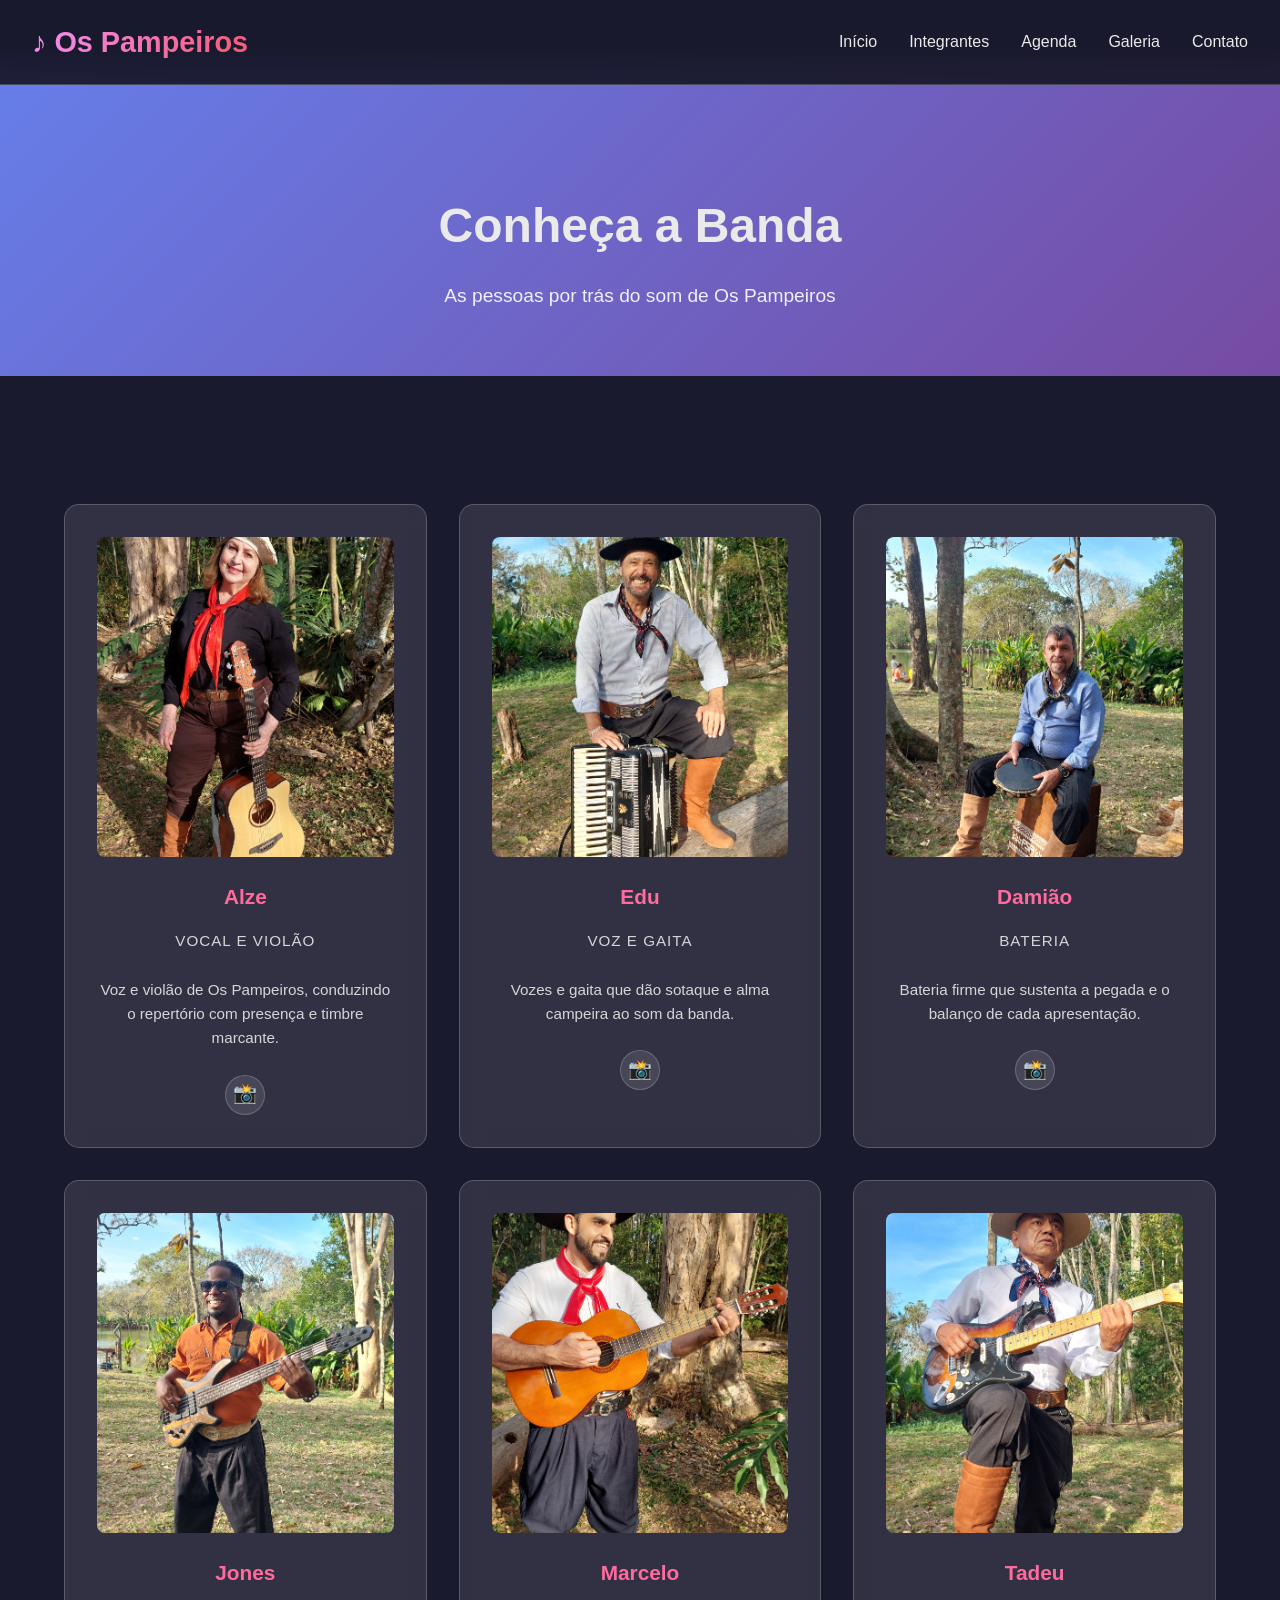
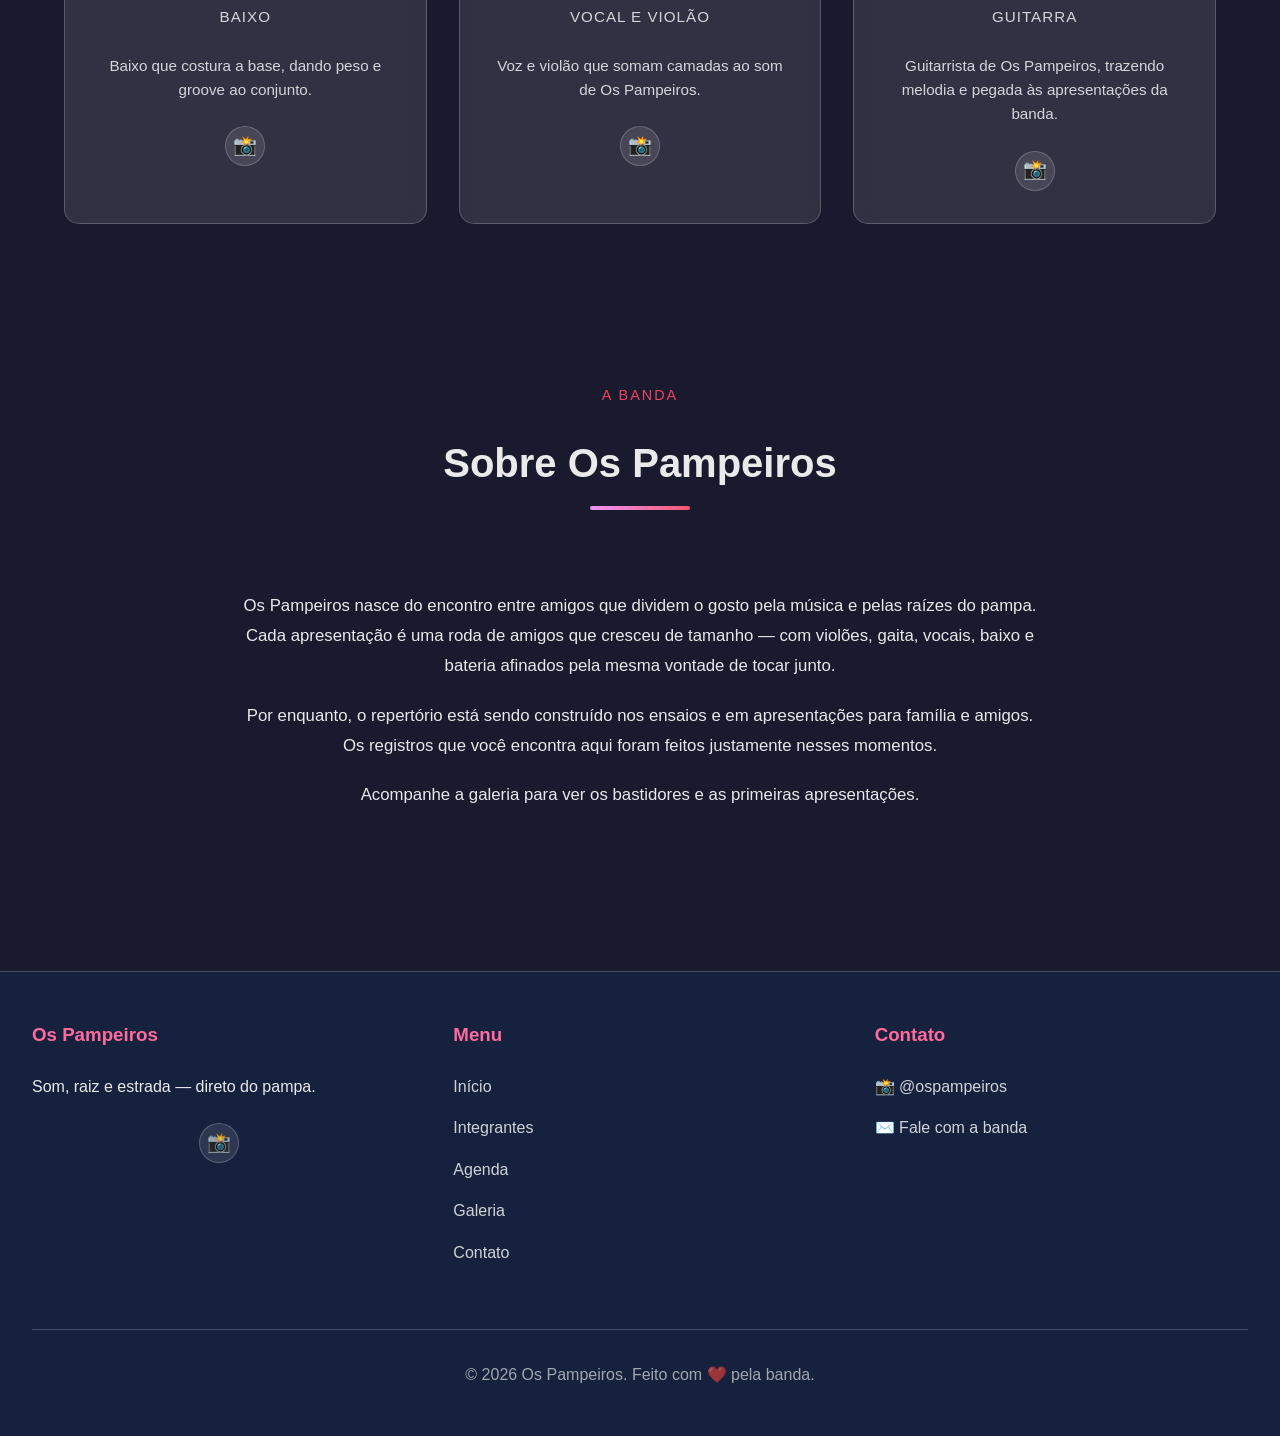
<file: integrantes.html>
<!DOCTYPE html>
<html lang="pt-BR">
<head>
  <meta charset="UTF-8">
  <meta name="viewport" content="width=device-width, initial-scale=1.0">
  <title>Integrantes - Os Pampeiros</title>
  <meta name="description" content="Conheça os integrantes da banda Os Pampeiros: vocais, violões, gaita, baixo e bateria.">

  <link rel="stylesheet" href="css/style.css">
  <link rel="icon" type="image/x-icon" href="data:image/svg+xml,<svg xmlns='http://www.w3.org/2000/svg' viewBox='0 0 100 100'><text y='75' font-size='75'>🎵</text></svg>">
</head>
<body>
  <!-- HEADER -->
  <header>
    <div class="header-container">
      <a href="index.html" class="logo">♪ Os Pampeiros</a>
      <button class="menu-toggle" aria-label="Abrir menu">
        <span></span>
        <span></span>
        <span></span>
      </button>
      <nav>
        <a href="index.html">Início</a>
        <a href="integrantes.html">Integrantes</a>
        <a href="agenda.html">Agenda</a>
        <a href="galeria.html">Galeria</a>
        <a href="contato.html">Contato</a>
      </nav>
    </div>
  </header>

  <!-- HERO INTEGRANTES -->
  <section style="background: linear-gradient(135deg, #667eea 0%, #764ba2 100%); padding: 8rem 2rem 4rem; text-align: center; margin-top: 60px; max-width: 100%; margin-left: 0; margin-right: 0;">
    <div class="container">
      <h1 style="font-size: 3rem; margin-bottom: 1rem;">Conheça a Banda</h1>
      <p style="font-size: 1.2rem; color: rgba(255, 255, 255, 0.9);">As pessoas por trás do som de Os Pampeiros</p>
    </div>
  </section>

  <!-- INTEGRANTES -->
  <section class="integrantes">
    <div class="container">
      <div id="integrantes-grid" class="grid">
        <!-- Cards gerados via JS -->
      </div>
    </div>
  </section>

  <!-- SOBRE A BANDA -->
  <section style="background: linear-gradient(180deg, rgba(26, 26, 46, 0.5), rgba(26, 26, 46, 0.8)); padding: 5rem 2rem; max-width: 100%; margin: 0;">
    <div class="container">
      <div class="section-subtitle">A banda</div>
      <h2 class="section-title">Sobre Os Pampeiros</h2>

      <div style="max-width: 800px; margin: 3rem auto 0; text-align: center; color: rgba(255, 255, 255, 0.9); font-size: 1.05rem; line-height: 1.8;">
        <p style="margin-bottom: 1.2rem;">
          Os Pampeiros nasce do encontro entre amigos que dividem o gosto pela música
          e pelas raízes do pampa. Cada apresentação é uma roda de amigos que cresceu
          de tamanho — com violões, gaita, vocais, baixo e bateria afinados pela
          mesma vontade de tocar junto.
        </p>
        <p style="margin-bottom: 1.2rem;">
          Por enquanto, o repertório está sendo construído nos ensaios e em
          apresentações para família e amigos. Os registros que você encontra aqui
          foram feitos justamente nesses momentos.
        </p>
        <p>
          Acompanhe a galeria para ver os bastidores e as primeiras apresentações.
        </p>
      </div>
    </div>
  </section>

  <!-- RODAPÉ -->
  <footer>
    <div class="footer-content">
      <div class="footer-section">
        <h3>Os Pampeiros</h3>
        <p>Som, raiz e estrada — direto do pampa.</p>
        <div class="social-links" style="margin-top: 1.5rem;">
          <a href="https://instagram.com/ospampeiros" target="_blank" rel="noopener" title="Instagram">📸</a>
        </div>
      </div>

      <div class="footer-section">
        <h3>Menu</h3>
        <ul>
          <li><a href="index.html">Início</a></li>
          <li><a href="integrantes.html">Integrantes</a></li>
          <li><a href="agenda.html">Agenda</a></li>
          <li><a href="galeria.html">Galeria</a></li>
          <li><a href="contato.html">Contato</a></li>
        </ul>
      </div>

      <div class="footer-section">
        <h3>Contato</h3>
        <ul>
          <li>📸 <a href="https://instagram.com/ospampeiros" target="_blank" rel="noopener">@ospampeiros</a></li>
          <li>✉️ <a href="contato.html">Fale com a banda</a></li>
        </ul>
      </div>
    </div>

    <div class="footer-bottom">
      <p>&copy; 2026 Os Pampeiros. Feito com ❤️ pela banda.</p>
    </div>
  </footer>

  <button class="scroll-top" aria-label="Voltar ao topo">↑</button>

  <script src="js/integrantes-data.js"></script>
  <script src="js/script.js"></script>
  <script>
    document.addEventListener('DOMContentLoaded', function() {
      const grid = document.getElementById('integrantes-grid');
      if (!grid || typeof integrantesData === 'undefined') return;

      integrantesData.forEach(integrante => {
        const card = document.createElement('div');
        card.className = 'card member-card fade-in';

        const redesHtml = integrante.redes && integrante.redes.instagram
          ? `<div class="social-links">
               <a href="${integrante.redes.instagram}" target="_blank" rel="noopener" title="Instagram">📸</a>
             </div>`
          : '';

        card.innerHTML = `
          <img src="${integrante.foto}" alt="${integrante.nome}" loading="lazy"
               style="width: 100%; height: 320px; object-fit: cover; border-radius: 8px; margin-bottom: 1rem;">
          <h3 class="member-name">${integrante.nome}</h3>
          <p class="member-instrument">${integrante.instrumento}</p>
          <p class="member-bio">${integrante.bio}</p>
          ${redesHtml}
        `;

        grid.appendChild(card);
      });
    });
  </script>
</body>
</html>
</file>
<file: css/style.css>
/* ===================================
   VARIÁVEIS E ESTILOS GLOBAIS
   =================================== */

:root {
  /* Cores */
  --primary: #1a1a2e;
  --secondary: #16213e;
  --accent: #e94560;
  --accent-light: #ff6b9d;
  --text-light: #eaeaea;
  --text-dark: #1a1a2e;
  --glass-bg: rgba(255, 255, 255, 0.1);
  --glass-border: rgba(255, 255, 255, 0.2);
  --gradient-1: linear-gradient(135deg, #667eea 0%, #764ba2 100%);
  --gradient-2: linear-gradient(135deg, #f093fb 0%, #f5576c 100%);
  --gradient-3: linear-gradient(135deg, #4facfe 0%, #00f2fe 100%);
  
  /* Tipografia */
  --font-primary: 'Segoe UI', Tahoma, Geneva, Verdana, sans-serif;
  --font-secondary: 'Georgia', serif;
  
  /* Espaçamentos */
  --space-xs: 0.5rem;
  --space-sm: 1rem;
  --space-md: 1.5rem;
  --space-lg: 2rem;
  --space-xl: 3rem;
  --space-xxl: 5rem;
  
  /* Transições */
  --transition-fast: 0.2s ease;
  --transition-normal: 0.3s ease;
  --transition-slow: 0.5s ease;
}

* {
  margin: 0;
  padding: 0;
  box-sizing: border-box;
}

html {
  scroll-behavior: smooth;
}

body {
  font-family: var(--font-primary);
  background-color: var(--primary);
  color: var(--text-light);
  line-height: 1.6;
  overflow-x: hidden;
}

/* ===================================
   HEADER E NAVEGAÇÃO
   =================================== */

header {
  position: fixed;
  top: 0;
  left: 0;
  right: 0;
  z-index: 1000;
  background: rgba(26, 26, 46, 0.95);
  backdrop-filter: blur(10px);
  border-bottom: 1px solid var(--glass-border);
  padding: 1.2rem var(--space-lg);
  transition: all var(--transition-normal);
}

header.scrolled {
  background: rgba(26, 26, 46, 0.98);
  padding: 0.8rem var(--space-lg);
  box-shadow: 0 10px 40px rgba(0, 0, 0, 0.3);
}

.header-container {
  max-width: 1400px;
  margin: 0 auto;
  display: flex;
  justify-content: space-between;
  align-items: center;
}

.logo {
  font-size: 1.8rem;
  font-weight: bold;
  background: var(--gradient-2);
  -webkit-background-clip: text;
  -webkit-text-fill-color: transparent;
  background-clip: text;
  text-decoration: none;
  transition: transform var(--transition-normal);
}

.logo:hover {
  transform: scale(1.05);
}

nav {
  display: flex;
  gap: var(--space-lg);
}

nav a {
  color: var(--text-light);
  text-decoration: none;
  font-weight: 500;
  transition: color var(--transition-normal);
  position: relative;
}

nav a::after {
  content: '';
  position: absolute;
  bottom: -5px;
  left: 0;
  width: 0;
  height: 2px;
  background: var(--accent);
  transition: width var(--transition-normal);
}

nav a:hover::after {
  width: 100%;
}

nav a:hover {
  color: var(--accent-light);
}

/* Menu Mobile */
.menu-toggle {
  display: none;
  background: none;
  border: none;
  color: var(--text-light);
  font-size: 1.5rem;
  cursor: pointer;
  flex-direction: column;
  gap: 5px;
}

.menu-toggle span {
  width: 25px;
  height: 3px;
  background: var(--text-light);
  border-radius: 2px;
  transition: all var(--transition-fast);
}

.menu-toggle.active span:nth-child(1) {
  transform: rotate(45deg) translate(10px, 10px);
}

.menu-toggle.active span:nth-child(2) {
  opacity: 0;
}

.menu-toggle.active span:nth-child(3) {
  transform: rotate(-45deg) translate(7px, -7px);
}

/* ===================================
   SEÇÕES PRINCIPAIS
   =================================== */

section {
  padding: var(--space-xxl) var(--space-lg);
  max-width: 1400px;
  margin: 0 auto;
}

/* Hero */
.hero {
  height: 100vh;
  min-height: 600px;
  display: flex;
  flex-direction: column;
  justify-content: center;
  align-items: center;
  text-align: center;
  background: var(--gradient-1);
  position: relative;
  overflow: hidden;
  margin-top: 0;
  padding: 0;
}

/* Slideshow do hero — imagens rotativas em fullscreen */
.hero-slideshow .hero-slides {
  position: absolute;
  inset: 0;
  z-index: 0;
}

.hero-slide {
  position: absolute;
  inset: 0;
  background-size: cover;
  background-position: center;
  opacity: 0;
  transition: opacity 1.4s ease-in-out, transform 8s ease-in-out;
  transform: scale(1.05);
}

.hero-slide.active {
  opacity: 1;
  transform: scale(1.12);
}

.hero-overlay {
  position: absolute;
  inset: 0;
  background: linear-gradient(
    180deg,
    rgba(26, 26, 46, 0.55) 0%,
    rgba(26, 26, 46, 0.65) 60%,
    rgba(26, 26, 46, 0.85) 100%
  );
  z-index: 1;
}

.hero::before {
  content: none;
}

.hero-content {
  position: relative;
  z-index: 2;
  animation: fadeInUp 1s ease-out;
  padding: 0 var(--space-md);
}

.hero-eyebrow {
  text-transform: uppercase;
  letter-spacing: 6px;
  font-size: 0.85rem;
  color: var(--accent-light);
  margin-bottom: var(--space-md);
}

.hero-tagline {
  font-style: italic;
}

.hero-dots {
  position: absolute;
  bottom: 80px;
  left: 50%;
  transform: translateX(-50%);
  z-index: 2;
  display: flex;
  gap: 10px;
}

.hero-dot {
  width: 10px;
  height: 10px;
  border-radius: 50%;
  background: rgba(255, 255, 255, 0.4);
  border: none;
  cursor: pointer;
  transition: all var(--transition-normal);
  padding: 0;
}

.hero-dot.active {
  background: var(--accent);
  transform: scale(1.3);
}

.hero h1 {
  font-size: clamp(3rem, 10vw, 5rem);
  font-weight: 900;
  margin-bottom: var(--space-md);
  letter-spacing: 2px;
  animation: slideDown 0.8s ease-out;
}

.hero p {
  font-size: clamp(1.2rem, 3vw, 1.8rem);
  margin-bottom: var(--space-xl);
  color: var(--text-light);
  animation: slideUp 0.8s ease-out 0.2s both;
  font-weight: 300;
  letter-spacing: 1px;
}

.hero-buttons {
  display: flex;
  gap: var(--space-md);
  justify-content: center;
  flex-wrap: wrap;
  animation: fadeIn 1s ease-out 0.4s both;
}

.btn {
  padding: var(--space-md) var(--space-lg);
  border: none;
  border-radius: 50px;
  font-size: 1rem;
  font-weight: 600;
  cursor: pointer;
  transition: all var(--transition-normal);
  text-decoration: none;
  display: inline-block;
  letter-spacing: 1px;
  position: relative;
  overflow: hidden;
}

.btn-primary {
  background: var(--accent);
  color: white;
  box-shadow: 0 10px 30px rgba(233, 69, 96, 0.3);
}

.btn-primary:hover {
  background: var(--accent-light);
  transform: translateY(-3px);
  box-shadow: 0 15px 40px rgba(233, 69, 96, 0.4);
}

.btn-secondary {
  background: rgba(255, 255, 255, 0.1);
  color: var(--text-light);
  border: 2px solid var(--accent);
  backdrop-filter: blur(10px);
}

.btn-secondary:hover {
  background: var(--accent);
  color: white;
  transform: translateY(-3px);
}

.btn-ghost {
  background: transparent;
  color: var(--text-light);
  border: 2px solid var(--text-light);
}

.btn-ghost:hover {
  background: var(--text-light);
  color: var(--primary);
}

/* Scroll Down Indicator */
.scroll-indicator {
  position: absolute;
  bottom: 30px;
  left: 50%;
  transform: translateX(-50%);
  animation: bounce 2s infinite;
}

.scroll-indicator svg {
  width: 24px;
  height: 24px;
  stroke: var(--text-light);
  fill: none;
}

@keyframes bounce {
  0%, 20%, 50%, 80%, 100% {
    transform: translateX(-50%) translateY(0);
  }
  40% {
    transform: translateX(-50%) translateY(-10px);
  }
  60% {
    transform: translateX(-50%) translateY(-5px);
  }
}

/* ===================================
   CARDS E COMPONENTES
   =================================== */

.card {
  background: var(--glass-bg);
  backdrop-filter: blur(10px);
  border: 1px solid var(--glass-border);
  border-radius: 15px;
  padding: var(--space-lg);
  transition: all var(--transition-normal);
  animation: fadeInUp 0.6s ease-out;
}

.card:hover {
  transform: translateY(-10px);
  background: rgba(255, 255, 255, 0.15);
  border-color: var(--accent);
  box-shadow: 0 20px 50px rgba(233, 69, 96, 0.2);
}

.card-image {
  width: 100%;
  height: 250px;
  background: linear-gradient(135deg, #667eea 0%, #764ba2 100%);
  border-radius: 10px;
  margin-bottom: var(--space-md);
  display: flex;
  align-items: center;
  justify-content: center;
  color: rgba(255, 255, 255, 0.5);
  font-size: 3rem;
}

.card h3 {
  font-size: 1.3rem;
  margin-bottom: var(--space-sm);
  color: var(--accent-light);
}

.card p {
  color: rgba(255, 255, 255, 0.8);
  font-size: 0.95rem;
}

/* Grid */
.grid {
  display: grid;
  grid-template-columns: repeat(auto-fit, minmax(300px, 1fr));
  gap: var(--space-lg);
  margin-top: var(--space-xl);
}

/* ===================================
   SEÇÕES ESPECÍFICAS
   =================================== */

.section-title {
  font-size: 2.5rem;
  font-weight: bold;
  text-align: center;
  margin-bottom: var(--space-xl);
  position: relative;
  display: inline-block;
  width: 100%;
}

.section-title::after {
  content: '';
  position: absolute;
  bottom: -15px;
  left: 50%;
  transform: translateX(-50%);
  width: 100px;
  height: 4px;
  background: var(--gradient-2);
  border-radius: 2px;
}

.section-subtitle {
  color: var(--accent);
  font-size: 0.9rem;
  letter-spacing: 2px;
  text-transform: uppercase;
  margin-bottom: var(--space-md);
  text-align: center;
}

/* Integrantes */
.member-card {
  text-align: center;
}

.member-image {
  width: 200px;
  height: 250px;
  background: var(--gradient-2);
  border-radius: 10px;
  margin: 0 auto var(--space-md);
  display: flex;
  align-items: center;
  justify-content: center;
  color: rgba(255, 255, 255, 0.3);
  font-size: 4rem;
  overflow: hidden;
  transition: transform var(--transition-normal);
}

.member-card:hover .member-image {
  transform: scale(1.05);
}

.member-name {
  font-size: 1.5rem;
  color: var(--accent-light);
  margin-bottom: var(--space-sm);
}

.member-instrument {
  color: var(--accent);
  font-size: 0.9rem;
  text-transform: uppercase;
  letter-spacing: 1px;
  margin-bottom: var(--space-md);
}

.member-bio {
  color: rgba(255, 255, 255, 0.8);
  font-size: 0.95rem;
  line-height: 1.6;
  margin-bottom: var(--space-md);
}

.social-links {
  display: flex;
  gap: var(--space-md);
  justify-content: center;
}

.social-links a {
  width: 40px;
  height: 40px;
  background: var(--glass-bg);
  border: 1px solid var(--glass-border);
  border-radius: 50%;
  display: flex;
  align-items: center;
  justify-content: center;
  color: var(--accent-light);
  text-decoration: none;
  transition: all var(--transition-normal);
  font-size: 1.2rem;
}

.social-links a:hover {
  background: var(--accent);
  border-color: var(--accent);
  transform: translateY(-5px);
}

/* Agenda */
.event-card {
  display: flex;
  gap: var(--space-lg);
  align-items: center;
  border-left: 4px solid var(--accent);
  padding-left: var(--space-lg);
  margin-bottom: var(--space-lg);
}

.event-date {
  background: var(--gradient-2);
  padding: var(--space-md);
  border-radius: 10px;
  text-align: center;
  min-width: 100px;
}

.event-date .day {
  font-size: 2rem;
  font-weight: bold;
}

.event-date .month {
  font-size: 0.9rem;
  text-transform: uppercase;
  opacity: 0.8;
}

.event-info {
  flex: 1;
}

.event-info h3 {
  color: var(--accent-light);
  margin-bottom: var(--space-sm);
}

.event-info p {
  color: rgba(255, 255, 255, 0.8);
  margin-bottom: var(--space-sm);
}

.event-location {
  display: flex;
  align-items: center;
  gap: var(--space-sm);
  color: var(--accent);
  font-size: 0.9rem;
}

/* Galeria */
.gallery-grid {
  display: grid;
  grid-template-columns: repeat(auto-fit, minmax(250px, 1fr));
  gap: var(--space-md);
  margin-top: var(--space-xl);
}

.gallery-item {
  aspect-ratio: 1;
  background: linear-gradient(135deg, #667eea 0%, #764ba2 100%);
  border-radius: 10px;
  cursor: pointer;
  overflow: hidden;
  position: relative;
  transition: all var(--transition-normal);
  display: flex;
  align-items: center;
  justify-content: center;
  color: rgba(255, 255, 255, 0.4);
  font-size: 3rem;
}

.gallery-item:hover {
  transform: scale(1.05);
  box-shadow: 0 15px 40px rgba(233, 69, 96, 0.3);
}

.gallery-item::after {
  content: '🔍';
  position: absolute;
  font-size: 2rem;
  opacity: 0;
  transition: opacity var(--transition-normal);
}

.gallery-item:hover::after {
  opacity: 1;
}

/* Formulário */
.form-group {
  margin-bottom: var(--space-lg);
}

.form-group label {
  display: block;
  margin-bottom: var(--space-sm);
  color: var(--accent-light);
  font-weight: 500;
}

.form-group input,
.form-group textarea {
  width: 100%;
  padding: var(--space-md);
  background: var(--glass-bg);
  border: 1px solid var(--glass-border);
  border-radius: 8px;
  color: var(--text-light);
  font-family: var(--font-primary);
  transition: all var(--transition-normal);
  resize: vertical;
}

.form-group input:focus,
.form-group textarea:focus {
  outline: none;
  background: rgba(255, 255, 255, 0.15);
  border-color: var(--accent);
  box-shadow: 0 0 20px rgba(233, 69, 96, 0.2);
}

.form-group textarea {
  min-height: 150px;
}

.contact-info {
  display: grid;
  grid-template-columns: repeat(auto-fit, minmax(250px, 1fr));
  gap: var(--space-lg);
  margin-bottom: var(--space-xl);
}

.contact-item {
  background: var(--glass-bg);
  border: 1px solid var(--glass-border);
  padding: var(--space-lg);
  border-radius: 10px;
  text-align: center;
}

.contact-item-icon {
  font-size: 2.5rem;
  margin-bottom: var(--space-md);
}

.contact-item h3 {
  color: var(--accent-light);
  margin-bottom: var(--space-sm);
}

.contact-item a {
  color: var(--accent);
  text-decoration: none;
  transition: color var(--transition-normal);
}

.contact-item a:hover {
  color: var(--accent-light);
}

/* Rodapé */
footer {
  background: var(--secondary);
  border-top: 1px solid var(--glass-border);
  padding: var(--space-xl) var(--space-lg);
  margin-top: var(--space-xxl);
}

.footer-content {
  max-width: 1400px;
  margin: 0 auto;
  display: grid;
  grid-template-columns: repeat(auto-fit, minmax(250px, 1fr));
  gap: var(--space-xl);
  margin-bottom: var(--space-xl);
}

.footer-section h3 {
  color: var(--accent-light);
  margin-bottom: var(--space-md);
}

.footer-section ul {
  list-style: none;
}

.footer-section ul li {
  margin-bottom: var(--space-sm);
}

.footer-section a {
  color: rgba(255, 255, 255, 0.8);
  text-decoration: none;
  transition: color var(--transition-normal);
}

.footer-section a:hover {
  color: var(--accent);
}

.footer-bottom {
  text-align: center;
  padding-top: var(--space-lg);
  border-top: 1px solid var(--glass-border);
  color: rgba(255, 255, 255, 0.6);
}

/* ===================================
   ANIMAÇÕES
   =================================== */

@keyframes fadeIn {
  from {
    opacity: 0;
  }
  to {
    opacity: 1;
  }
}

@keyframes fadeInUp {
  from {
    opacity: 0;
    transform: translateY(30px);
  }
  to {
    opacity: 1;
    transform: translateY(0);
  }
}

@keyframes slideDown {
  from {
    opacity: 0;
    transform: translateY(-30px);
  }
  to {
    opacity: 1;
    transform: translateY(0);
  }
}

@keyframes slideUp {
  from {
    opacity: 0;
    transform: translateY(30px);
  }
  to {
    opacity: 1;
    transform: translateY(0);
  }
}

/* Animação ao rolar */
.fade-in {
  animation: fadeInUp 0.6s ease-out forwards;
  opacity: 0;
}

/* ===================================
   RESPONSIVIDADE
   =================================== */

@media (max-width: 768px) {
  :root {
    --space-xl: 2rem;
    --space-xxl: 3rem;
  }

  header {
    padding: 1rem var(--space-md);
  }

  .menu-toggle {
    display: flex;
  }

  nav {
    position: fixed;
    top: 60px;
    left: 0;
    right: 0;
    flex-direction: column;
    background: rgba(26, 26, 46, 0.98);
    backdrop-filter: blur(10px);
    padding: var(--space-lg);
    gap: var(--space-md);
    max-height: 0;
    overflow: hidden;
    transition: max-height var(--transition-normal);
  }

  nav.active {
    max-height: 500px;
  }

  nav a {
    padding: var(--space-md) 0;
    border-bottom: 1px solid var(--glass-border);
  }

  nav a::after {
    display: none;
  }

  section {
    padding: var(--space-xl) var(--space-md);
  }

  .hero h1 {
    letter-spacing: 1px;
  }

  .hero-buttons {
    flex-direction: column;
    align-items: center;
  }

  .btn {
    width: 100%;
    max-width: 300px;
  }

  .section-title {
    font-size: 1.8rem;
  }

  .grid {
    grid-template-columns: 1fr;
  }

  .event-card {
    flex-direction: column;
    border-left: none;
    border-top: 4px solid var(--accent);
    padding-left: 0;
    padding-top: var(--space-lg);
  }

  .event-date {
    width: 100%;
  }

  .gallery-grid {
    grid-template-columns: repeat(2, 1fr);
    gap: var(--space-sm);
  }

  .footer-content {
    grid-template-columns: 1fr;
  }

  .member-card .social-links {
    flex-wrap: wrap;
  }
}

@media (max-width: 480px) {
  :root {
    --space-lg: 1.2rem;
    --space-md: 1rem;
  }

  .hero h1 {
    font-size: 2rem;
  }

  .hero p {
    font-size: 1rem;
  }

  .section-title {
    font-size: 1.5rem;
  }

  .card {
    padding: var(--space-md);
  }

  .gallery-grid {
    grid-template-columns: 1fr;
  }

  .contact-info {
    grid-template-columns: 1fr;
  }

  .header-container {
    padding: 0;
  }

  nav {
    top: 50px;
  }
}

/* ===================================
   UTILITÁRIOS
   =================================== */

.container {
  max-width: 1400px;
  margin: 0 auto;
  padding: 0 var(--space-lg);
}

.text-center {
  text-align: center;
}

.mt {
  margin-top: var(--space-xl);
}

.hidden {
  display: none !important;
}

.scroll-top {
  position: fixed;
  bottom: 30px;
  right: 30px;
  width: 50px;
  height: 50px;
  background: var(--accent);
  border: none;
  border-radius: 50%;
  color: white;
  font-size: 1.5rem;
  cursor: pointer;
  display: none;
  align-items: center;
  justify-content: center;
  z-index: 900;
  transition: all var(--transition-normal);
}

.scroll-top.visible {
  display: flex;
}

.scroll-top:hover {
  background: var(--accent-light);
  transform: translateY(-5px);
}

/* ===================================
   MARQUEE / FAIXA DE FOTOS ROLANDO
   =================================== */

.marquee-section {
  padding: 0;
  margin: 0;
  max-width: 100%;
  overflow: hidden;
  background: rgba(0, 0, 0, 0.3);
  border-top: 1px solid var(--glass-border);
  border-bottom: 1px solid var(--glass-border);
}

.marquee {
  display: flex;
  gap: var(--space-md);
  padding: var(--space-md);
  width: max-content;
  animation: marquee-scroll 60s linear infinite;
}

.marquee:hover {
  animation-play-state: paused;
}

.marquee img {
  height: 160px;
  width: auto;
  border-radius: 8px;
  object-fit: cover;
  flex-shrink: 0;
  transition: transform var(--transition-normal);
}

.marquee img:hover {
  transform: scale(1.05);
}

@keyframes marquee-scroll {
  from { transform: translateX(0); }
  to   { transform: translateX(-50%); }
}

/* ===================================
   SOBRE A BANDA
   =================================== */

.about-section {
  padding: var(--space-xxl) var(--space-lg);
  max-width: 1400px;
  margin: 0 auto;
}

.about-grid {
  display: grid;
  grid-template-columns: 1fr 1fr;
  gap: var(--space-xxl);
  align-items: center;
}

.about-text p {
  margin-bottom: var(--space-md);
  color: rgba(255, 255, 255, 0.85);
  font-size: 1.05rem;
}

.section-title-left {
  font-size: 2.2rem;
  margin-bottom: var(--space-lg);
  color: var(--accent-light);
}

.about-photo-stack {
  position: relative;
  height: 480px;
}

.stack-photo {
  position: absolute;
  border-radius: 12px;
  box-shadow: 0 25px 60px rgba(0, 0, 0, 0.5);
  object-fit: cover;
  transition: transform var(--transition-slow);
}

.stack-photo-1 {
  top: 0;
  left: 0;
  width: 65%;
  height: 60%;
  z-index: 3;
}

.stack-photo-2 {
  top: 25%;
  right: 0;
  width: 55%;
  height: 55%;
  z-index: 2;
}

.stack-photo-3 {
  bottom: 0;
  left: 15%;
  width: 50%;
  height: 45%;
  z-index: 1;
}

.about-photo-stack:hover .stack-photo-1 { transform: translate(-8px, -8px); }
.about-photo-stack:hover .stack-photo-2 { transform: translate(8px, -4px); }
.about-photo-stack:hover .stack-photo-3 { transform: translate(-4px, 8px); }

/* ===================================
   CARROSSEL DE FOTOS DESTACADAS
   =================================== */

.featured-carousel-section {
  padding: var(--space-xxl) var(--space-lg);
  max-width: 1400px;
  margin: 0 auto;
}

.featured-carousel {
  position: relative;
  margin-top: var(--space-xl);
  border-radius: 18px;
  overflow: hidden;
  box-shadow: 0 30px 80px rgba(0, 0, 0, 0.5);
}

.carousel-track {
  position: relative;
  aspect-ratio: 16 / 9;
  background: var(--secondary);
}

.carousel-slide {
  position: absolute;
  inset: 0;
  opacity: 0;
  transition: opacity 0.8s ease-in-out;
  background-size: cover;
  background-position: center;
}

.carousel-slide.active {
  opacity: 1;
}

.carousel-btn {
  position: absolute;
  top: 50%;
  transform: translateY(-50%);
  background: rgba(0, 0, 0, 0.4);
  border: 2px solid rgba(255, 255, 255, 0.6);
  color: white;
  width: 52px;
  height: 52px;
  border-radius: 50%;
  cursor: pointer;
  font-size: 1.4rem;
  z-index: 5;
  transition: all var(--transition-normal);
  backdrop-filter: blur(8px);
}

.carousel-btn:hover {
  background: var(--accent);
  border-color: var(--accent);
  transform: translateY(-50%) scale(1.1);
}

.carousel-prev { left: 20px; }
.carousel-next { right: 20px; }

.carousel-counter {
  text-align: center;
  margin-top: var(--space-md);
  color: var(--accent-light);
  font-size: 1rem;
  letter-spacing: 1px;
}

/* ===================================
   PREVIEW DE INTEGRANTES (faixa horizontal)
   =================================== */

.members-preview-section {
  padding: var(--space-xxl) var(--space-lg);
  max-width: 1400px;
  margin: 0 auto;
}

.members-strip {
  display: grid;
  grid-template-columns: repeat(auto-fit, minmax(160px, 1fr));
  gap: var(--space-lg);
  margin-top: var(--space-xl);
}

.member-mini {
  text-align: center;
  text-decoration: none;
  color: var(--text-light);
  transition: transform var(--transition-normal);
}

.member-mini:hover {
  transform: translateY(-8px);
}

.member-mini-photo {
  width: 100%;
  aspect-ratio: 1;
  border-radius: 50%;
  object-fit: cover;
  border: 3px solid var(--glass-border);
  transition: border-color var(--transition-normal), box-shadow var(--transition-normal);
}

.member-mini:hover .member-mini-photo {
  border-color: var(--accent);
  box-shadow: 0 15px 40px rgba(233, 69, 96, 0.35);
}

.member-mini-name {
  margin-top: var(--space-sm);
  font-weight: 600;
  color: var(--accent-light);
}

.member-mini-role {
  font-size: 0.85rem;
  color: rgba(255, 255, 255, 0.7);
  text-transform: uppercase;
  letter-spacing: 1px;
}

/* ===================================
   ESTADO VAZIO (Em breve)
   =================================== */

.empty-state {
  text-align: center;
  max-width: 600px;
  margin: var(--space-xl) auto 0;
  padding: var(--space-xl);
}

.empty-state-icon {
  font-size: 3.5rem;
  margin-bottom: var(--space-md);
  opacity: 0.8;
}

.empty-state h3 {
  font-size: 1.6rem;
  color: var(--accent-light);
  margin-bottom: var(--space-md);
}

.empty-state p {
  color: rgba(255, 255, 255, 0.85);
  margin-bottom: var(--space-sm);
}

/* ===================================
   SEÇÃO DE STREAMING
   =================================== */

.streaming-section {
  background: linear-gradient(135deg, #667eea 0%, #764ba2 100%);
  padding: var(--space-xxl) var(--space-lg);
  text-align: center;
  margin: 0;
  max-width: 100%;
}

.streaming-buttons {
  display: flex;
  gap: var(--space-md);
  justify-content: center;
  flex-wrap: wrap;
}

.streaming-btn {
  color: white;
  border-color: white;
  display: inline-flex;
  align-items: center;
  gap: 0.6rem;
}

.streaming-btn:hover {
  background: white;
  color: var(--primary);
}

.streaming-btn-disabled {
  opacity: 0.5;
  pointer-events: none;
}

.streaming-icon {
  font-size: 1.2rem;
}

.streaming-tag {
  font-size: 0.7rem;
  background: rgba(255, 255, 255, 0.25);
  padding: 2px 8px;
  border-radius: 999px;
  letter-spacing: 1px;
  text-transform: uppercase;
}

/* ===================================
   GALERIA — FOTOS REAIS
   =================================== */

.gallery-item {
  background: var(--secondary);
}

.gallery-item img,
.gallery-item video {
  width: 100%;
  height: 100%;
  object-fit: cover;
  display: block;
  transition: transform var(--transition-slow);
}

.gallery-item:hover img,
.gallery-item:hover video {
  transform: scale(1.08);
}

.gallery-item::after {
  content: none;
}

/* ===================================
   RESPONSIVIDADE EXTRA
   =================================== */

@media (max-width: 900px) {
  .about-grid {
    grid-template-columns: 1fr;
    gap: var(--space-xl);
  }

  .about-photo-stack {
    height: 420px;
  }

  .section-title-left {
    text-align: center;
  }
}

@media (max-width: 768px) {
  .marquee img { height: 110px; }
  .carousel-btn { width: 42px; height: 42px; font-size: 1.1rem; }
  .carousel-prev { left: 10px; }
  .carousel-next { right: 10px; }
  .hero-dots { bottom: 60px; }
  .stack-photo-1, .stack-photo-2, .stack-photo-3 {
    box-shadow: 0 15px 35px rgba(0, 0, 0, 0.4);
  }
}
</file>
